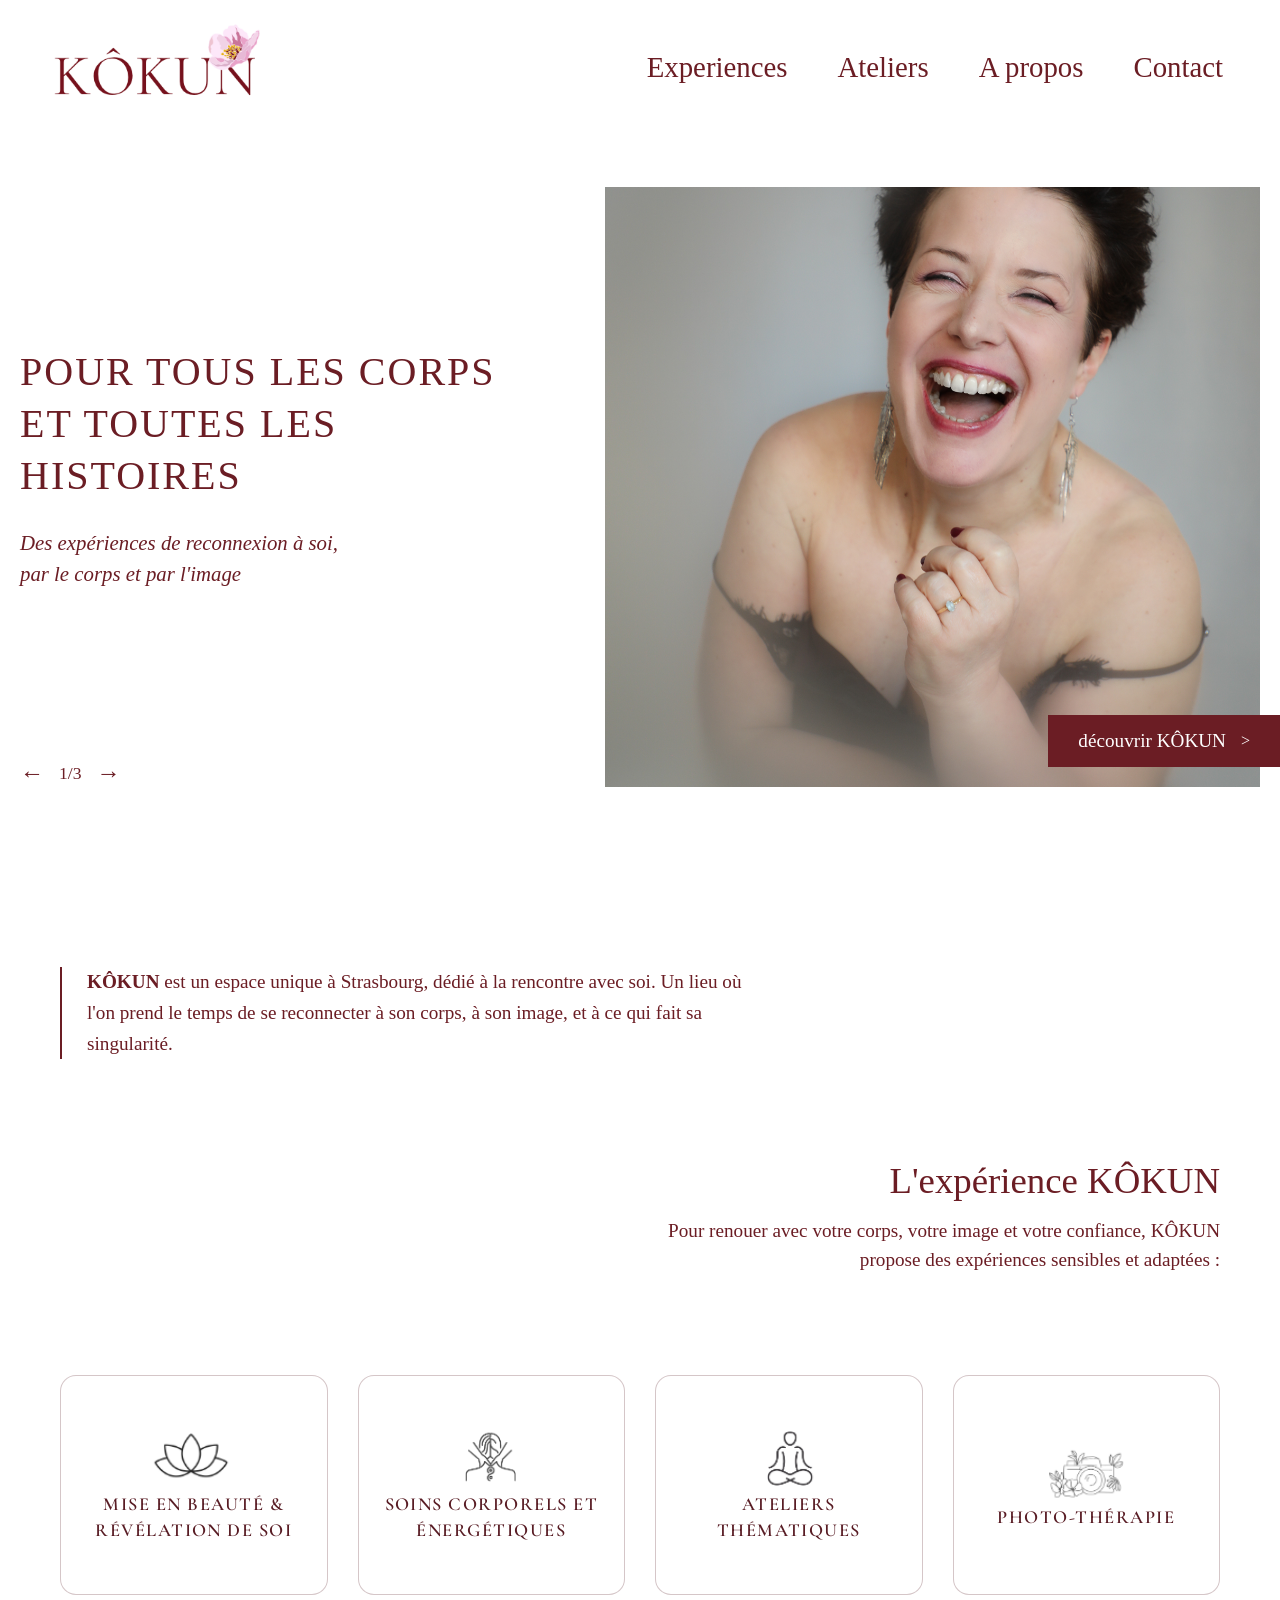
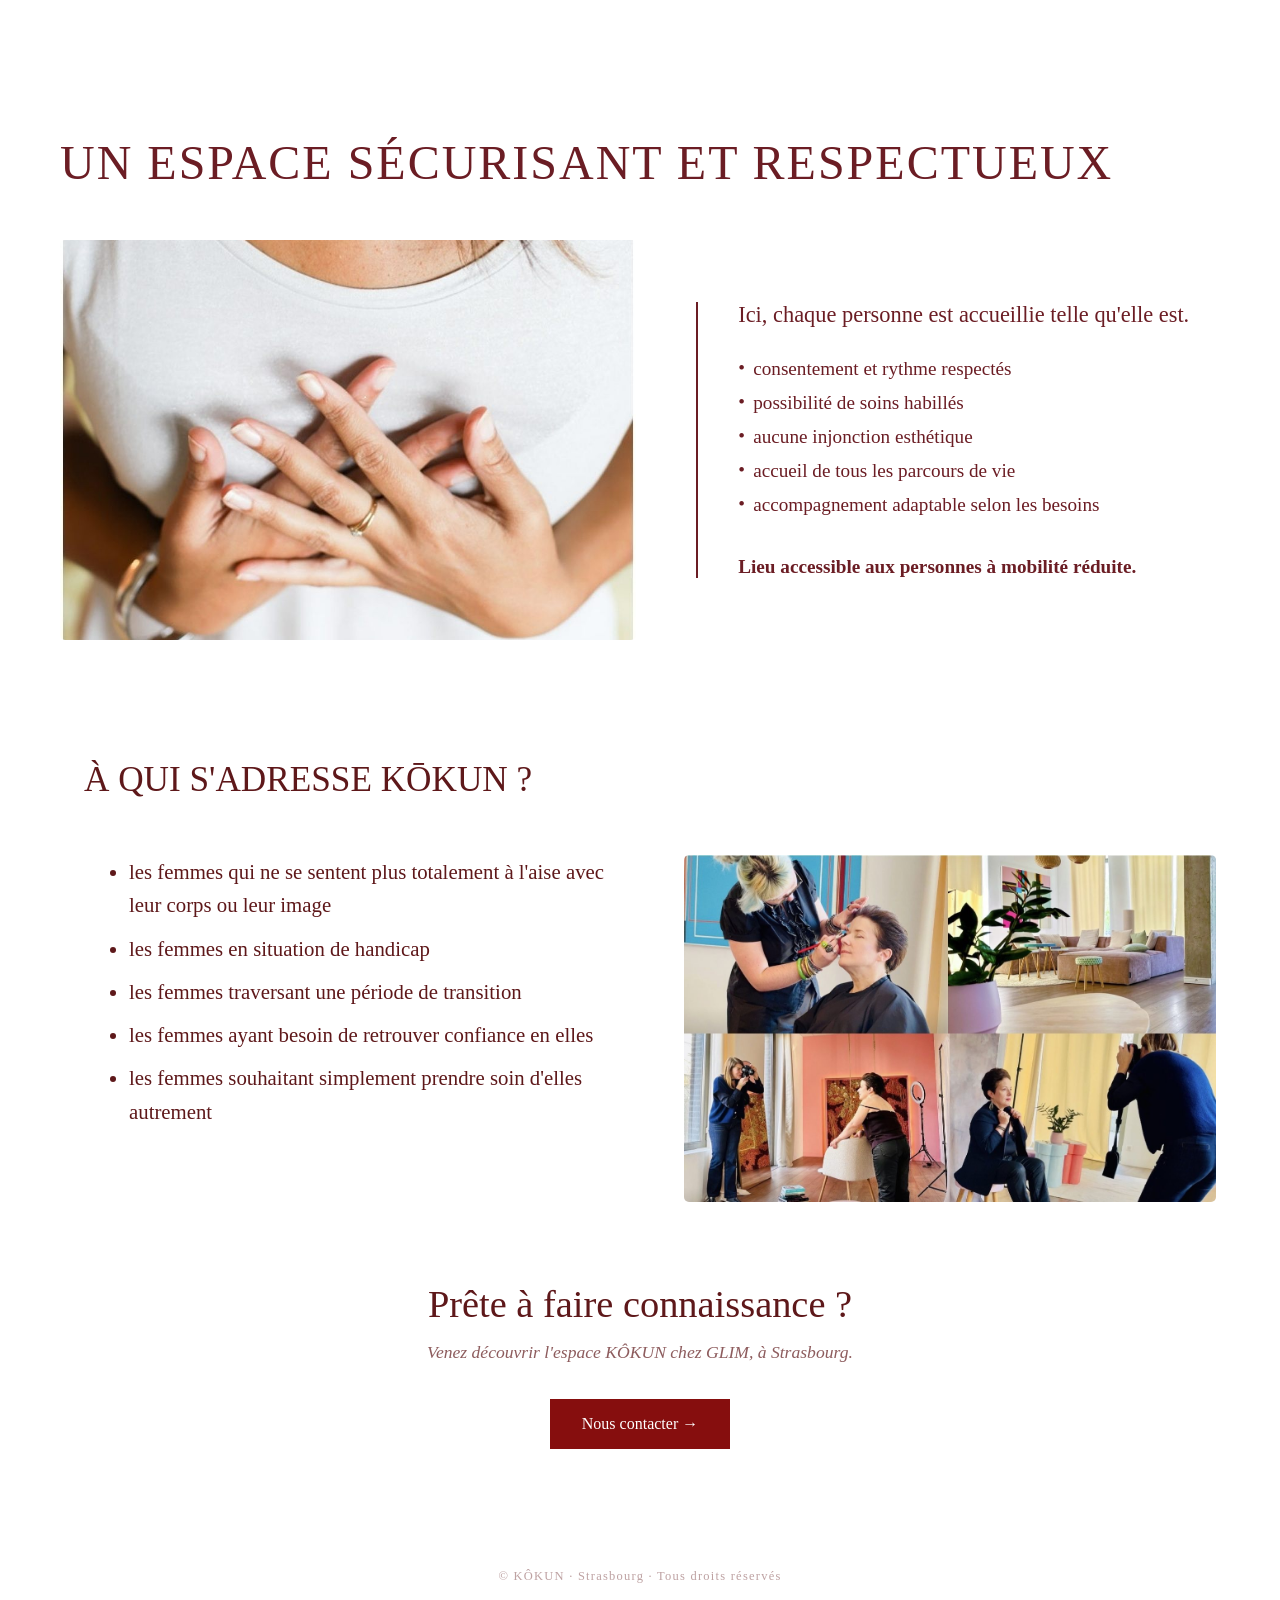
<file: index.html>
<!DOCTYPE html>
<html lang="en">
<head>
    <meta charset="UTF-8">
    <meta name="viewport" content="width=device-width, initial-scale=1.0">
    <title>Kokun</title>
    <link href="https://fonts.googleapis.com/css2?family=Cormorant+Garamond:ital,wght@0,300;0,400;0,600;1,300;1,400&family=Jost:wght@300;400;500&display=swap" rel="stylesheet">
    <link href="css/navbar.css" rel="stylesheet" />
    <link href="css/home.css" rel="stylesheet">
</head>
<body>
    <div>
        <nav class="navbar">
            <a href="index.html">
                <img src="img/image copy.png" alt="" class="logo">
            </a>
            <div class="nav_links">
                <ul>
                    <li><a href="experiences.html">Experiences</a></li>
                    <li><a href="ateliers.html">Ateliers</a></li>
                    <li><a href="equipe.html">A propos</a></li>
                    <li><a href="contact.html">Contact</a></li>
                </ul>
            </div>
            <img src="img/Icônes Menu Burger.png" class="menu-hamburger" alt="menu">
        </nav>
    </div>
<section class="hero-container">
  
  <div class="hero-slider-wrapper">

    <div class="hero-slide active">
      <div class="hero-text-side">
        <h1 class="hero-title">POUR TOUS LES CORPS<br> ET TOUTES LES<br>HISTOIRES</h1>
        <p class="hero-subtitle">Des expériences de reconnexion à soi, par le corps et par l'image</p>
      </div>
      <div class="hero-image-side">
        <img src="img/JOURNEE_REVELATION/Géraldine_1.jpg" alt="Portrait" class="hero-img">
        <a href="#" class="cta-button">découvrir KÔKUN <span class="btn-arrow">&gt;</span></a>
      </div>
    </div>

    <div class="hero-slide">
      <div class="hero-text-side">
        <h1 class="hero-title">UN ESPACE<br>INCLUSIF À<br>STRASBOURG</h1>
        <p class="hero-subtitle">Des expériences sensibles<br>Adapté à votre rythme,<br>vos besoins et votre histoire.</p>
      </div>
      <div class="hero-image-side">
        <img src="img/lieu2/test1.jpg" alt="Espace Kôkun Strasbourg" class="hero-img">
        <a href="experiences.html" class="cta-button">Les Expériences <span class="btn-arrow">&gt;</span></a>
      </div>
    </div>

    <div class="hero-slide">
      <div class="hero-text-side">
        <h1 class="hero-title">POUR SE<br>RECONNECTER<br>A SOI</h1>
        <p class="hero-subtitle">Des accompagnements pour 
ralentir, se rencontrer autrement
 et retrouver sa place.</p>
      </div>
      <div class="hero-image-side">
        <img src="img/ATELIERS/img3.jpg" alt="Autre prestation" class="hero-img">
        <a href="reserver.html" class="cta-button">Prendre rendez-vous<span class="btn-arrow">&gt;</span></a>
      </div>
    </div>

  </div>

  <div class="slider-navigation">
    <span class="arrow arrow-left" id="prevBtn">&larr;</span>
    <span class="slider-counter" id="slideCounter">1/3</span>
    <span class="arrow arrow-right" id="nextBtn">&rarr;</span>
  </div>

</section>
<section class="experience-section">
  
  <div class="intro-quote">
    <p><strong>KÔKUN</strong> est un espace unique à Strasbourg, dédié à la rencontre avec soi. Un lieu où l'on prend le temps de se reconnecter à son corps, à son image, et à ce qui fait sa singularité.</p>
  </div>

  <div class="experience-header">
    <h2>L'expérience KÔKUN</h2>
    <p class="experience-subtitle">Pour renouer avec votre corps, votre image et votre confiance, KÔKUN propose des expériences sensibles et adaptées :</p>
  </div>

  <div class="services-grid">
  <a href="experiences.html" class="service-item" style="text-decoration: none;">
    <img src="img/lotus.png" alt="Mise en beauté" class="service-icon">
    <p>MISE EN BEAUTÉ & RÉVÉLATION DE SOI</p>
  </a>
  
  <a href="experiences.html" class="service-item" style="text-decoration: none;">
    <img src="img/massage.png" alt="Soins corporels" class="service-icon">
    <p>SOINS CORPORELS ET ÉNERGÉTIQUES</p>
  </a>
  
  <a href="experiences.html" class="service-item" style="text-decoration: none;">
    <img src="img/bouhda.png" alt="Ateliers" class="service-icon">
    <p>ATELIERS THÉMATIQUES</p>
  </a>
  
  <a href="experiences.html" class="service-item" style="text-decoration: none;">
    <img src="img/appareil.png" alt="Photo-thérapie" class="service-icon">
    <p>PHOTO-THÉRAPIE</p>
  </a>
</div>
</section>


<section class="safe-section">
  
  <h2 class="safe-main-title">UN ESPACE SÉCURISANT ET RESPECTUEUX</h2>

  <div class="safe-content">
    
    <div class="safe-image-side">
      <img src="img/A PROPOS/2.jpg" alt="Ambiance du salon Kôkun" class="safe-img">
    </div>

    <div class="safe-text-side">
      <p class="safe-intro">Ici, chaque personne est accueillie telle qu'elle est.</p>
      
      <ul class="safe-list">
        <li>consentement et rythme respectés</li>
        <li>possibilité de soins habillés</li>
        <li>aucune injonction esthétique</li>
        <li>accueil de tous les parcours de vie</li>
        <li>accompagnement adaptable selon les besoins</li>
      </ul>

      <p class="safe-footer">Lieu accessible aux personnes à mobilité réduite.</p>
    </div>

  </div>
</section>
<section class="target-section">

    <div class="target-header">
        <div class="target-title">
            <h2>À QUI S'ADRESSE KŌKUN ?</h2>
        </div>

    </div>

    <div class="target-content">
        <div class="target-text">
            <ul>
                <li>les femmes qui ne se sentent plus totalement à l'aise avec leur corps ou leur image</li>
                <li>les femmes en situation de handicap</li>
                <li>les femmes traversant une période de transition</li>
                <li>les femmes ayant besoin de retrouver confiance en elles</li>
                <li>les femmes souhaitant simplement prendre soin d'elles autrement</li>
            </ul>

        </div>
        <div class="target-image">
          <img src="img/A PROPOS/6.jpg" alt="">
      </div>

    </div>
    <div class="cta-banner">
      <h2>Prête à faire connaissance ?</h2>
      <p>Venez découvrir l'espace KÔKUN chez GLIM, à Strasbourg.</p>
      <div class="cta-btns">
        <a href="contact.html" class="btn-primary">Nous contacter &rarr;</a>
      </div>
    </div>
    
    <footer>© KÔKUN · Strasbourg · Tous droits réservés</footer>

</section>


    <script>
    document.addEventListener("DOMContentLoaded", () => {
      const slides = document.querySelectorAll(".hero-slide");
      const counter = document.getElementById("slideCounter");
      const prevBtn = document.getElementById("prevBtn");
      const nextBtn = document.getElementById("nextBtn");
      
      let currentSlide = 0;
      const totalSlides = slides.length;
      let timer = null;

      function showSlide(index) {
        slides[currentSlide].classList.remove("active");
        
        if (index >= totalSlides) {
          currentSlide = 0;
        } else if (index < 0) {
          currentSlide = totalSlides - 1;
        } else {
          currentSlide = index;
        }
        
        slides[currentSlide].classList.add("active");
        counter.textContent = `${currentSlide + 1}/${totalSlides}`;
      }

      function nextSlide() { showSlide(currentSlide + 1); }
      function prevSlide() { showSlide(currentSlide - 1); }

      function startAutoPlay() {
        stopAutoPlay();
        timer = setInterval(nextSlide, 6000);
      }

      function stopAutoPlay() {
        if (timer) clearInterval(timer);
      }

      nextBtn.addEventListener("click", () => { nextSlide(); startAutoPlay(); });
      prevBtn.addEventListener("click", () => { prevSlide(); startAutoPlay(); });

      // // Optionnel : pause quand la souris est dessus
      // const container = document.querySelector(".hero-container");
      // container.addEventListener("mouseenter", stopAutoPlay);
      // container.addEventListener("mouseleave", startAutoPlay);

      startAutoPlay();

      const menuHamburger= document.querySelector(".menu-hamburger");
      const navLinks = document.querySelector(".nav_links");

      menuHamburger.addEventListener("click", () => {
        navLinks.classList.toggle("mobile-menu");
      });
    });
    </script>
</body>
</html>
</file>
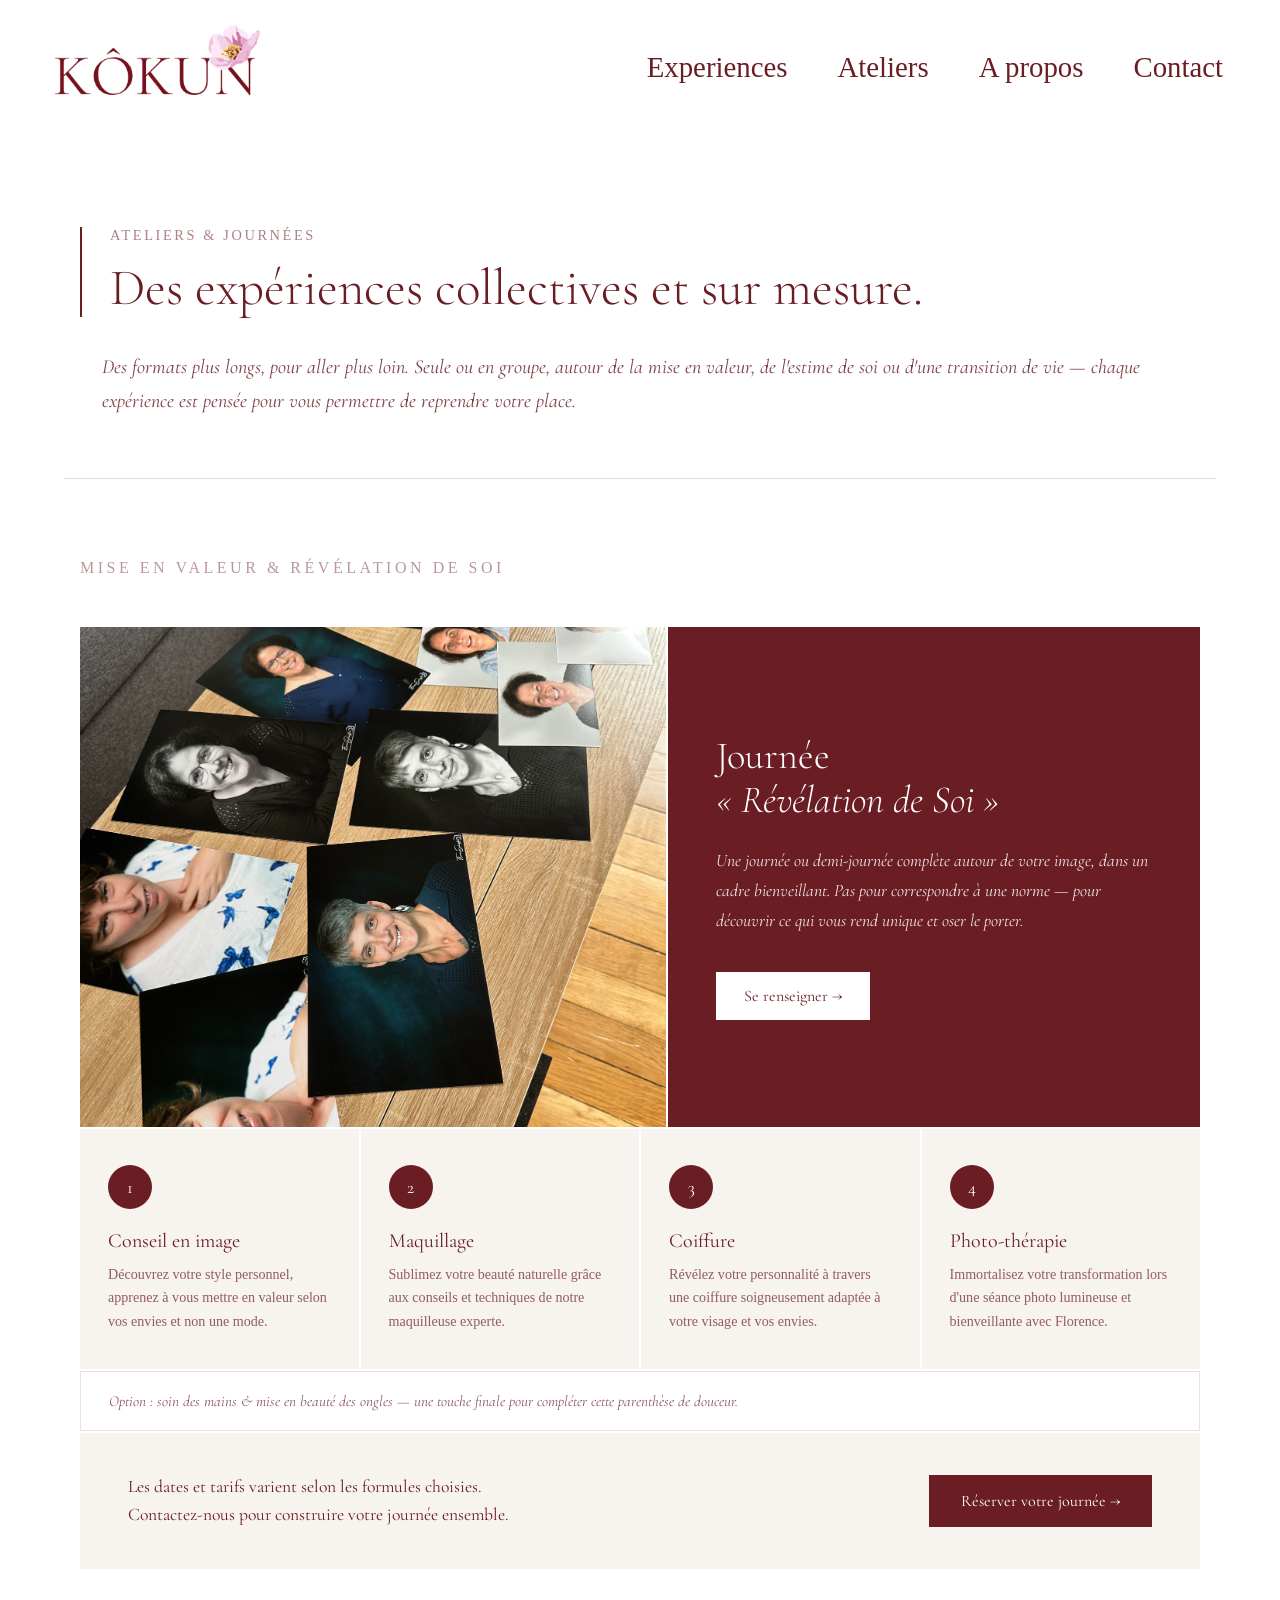
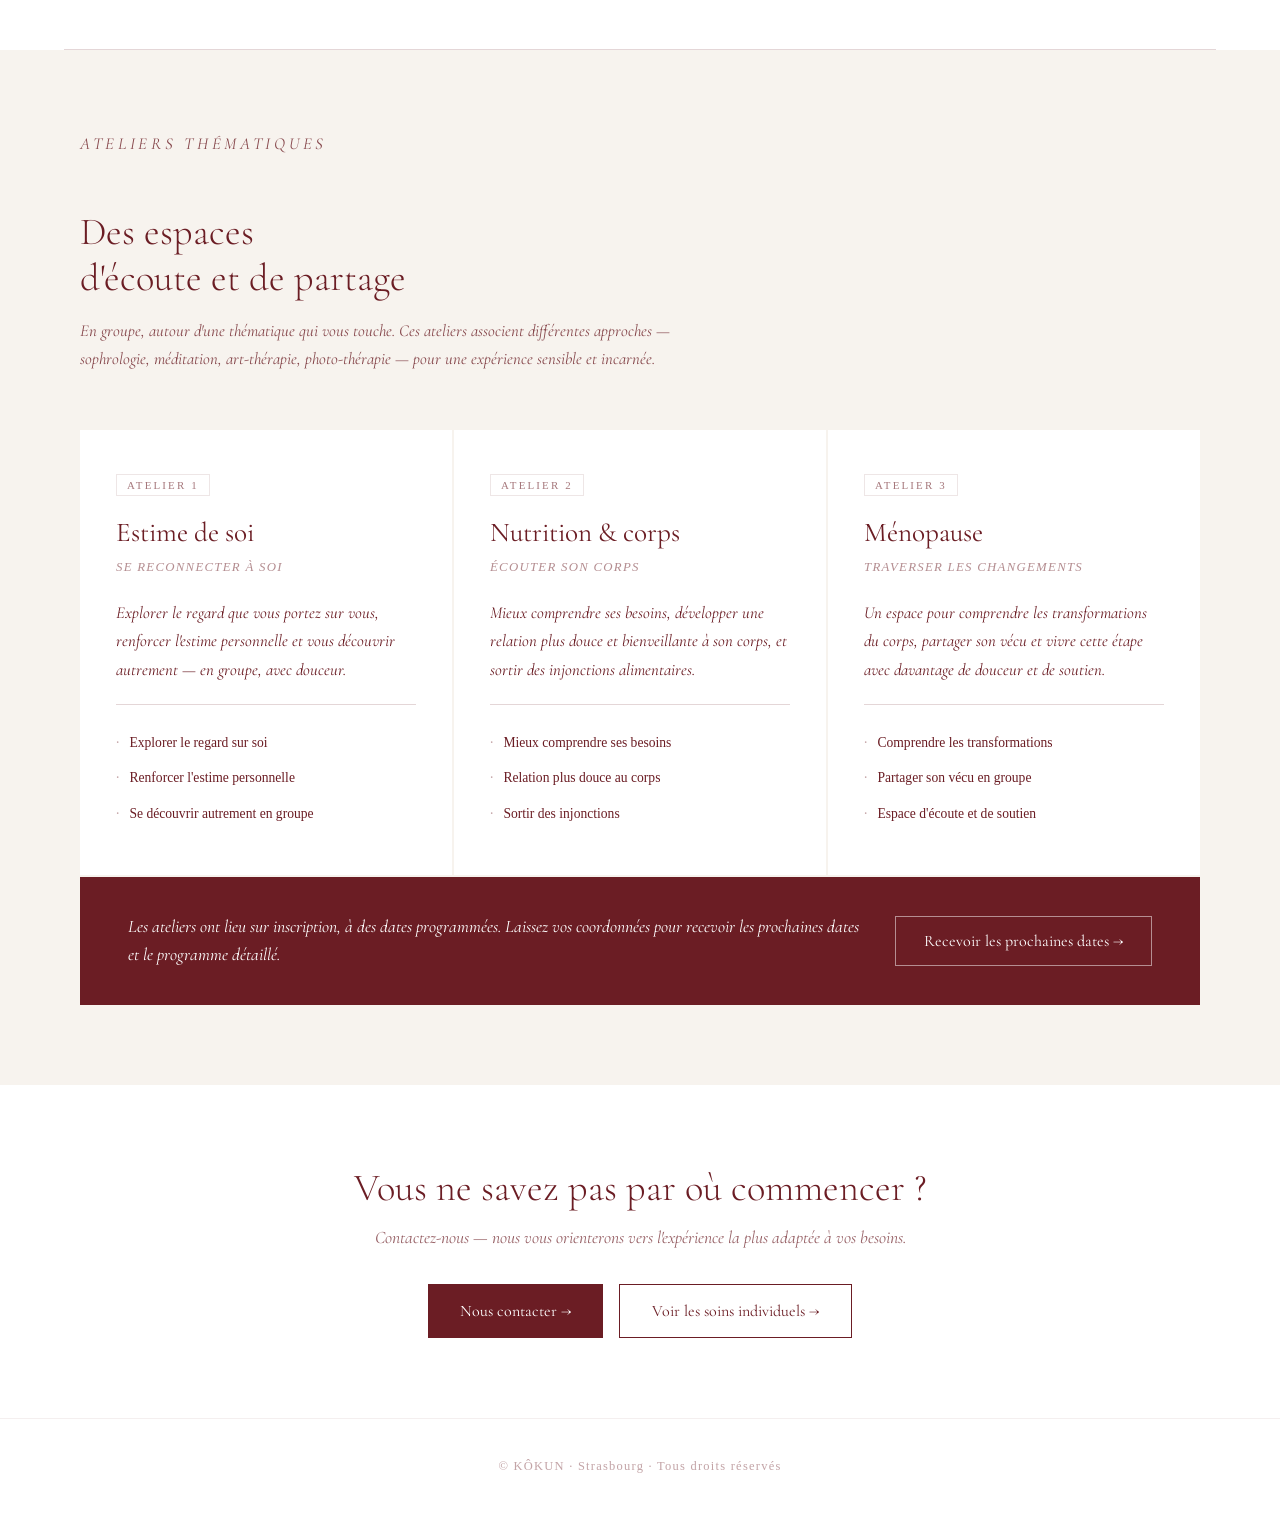
<file: ateliers.html>
<!DOCTYPE html>
<html lang="fr">
<head>
  <meta charset="UTF-8">
  <meta name="viewport" content="width=device-width, initial-scale=1.0">
  <title>Ateliers & Journées – KÔKUN</title>
  <link href="https://fonts.googleapis.com/css2?family=Cormorant+Garamond:ital,wght@0,300;0,400;0,600;1,300;1,400&family=Jost:wght@300;400;500&display=swap" rel="stylesheet">
  <link rel="stylesheet" href="css/ateliers.css">
  <link rel="stylesheet" href="css/navbar.css">
</head>
<body>

<nav class="navbar">
    <a href="index.html">
        <img src="img/image copy.png" alt="" class="logo">
        </a>
          <div class="nav_links">
            <ul>
              <li><a href="experiences.html">Experiences</a></li>
              <li><a href="ateliers.html">Ateliers</a></li>
              <li><a href="equipe.html">A propos</a></li>
              <li><a href="contact.html">Contact</a></li>
              </ul>
        </div>
      <img src="img/Icônes Menu Burger.png" class="menu-hamburger" alt="menu">
</nav>

<!-- EN-TÊTE -->
<header class="page-header">
  <div class="page-header-left">
    <p class="page-eyebrow", style="font-size: 0.90rem;">Ateliers & journées</p>
    <h1 class="page-title">Des expériences collectives et sur mesure.</em></h1>
  </div>
  <div class="page-header-right">
    <p>Des formats plus longs, pour aller plus loin. Seule ou en groupe, autour de la mise en valeur, de l'estime de soi ou d'une transition de vie — chaque expérience est pensée pour vous permettre de reprendre votre place.</p>
  </div>
</header>

<div class="divider"></div>

<!-- JOURNÉES RÉVÉLATION DE SOI -->
<section class="journees-section">
  <p class="section-label", style="font-size: 1rem;">Mise en valeur & révélation de soi</p>

  <div class="journees-hero">
    <img src="img/PHOTO-THÉRAPIE/PTH_3.JPG" alt="Journée Révélation de Soi" class="journees-img">
    <div class="journees-intro">
      <h2>Journée<br><em>« Révélation de Soi »</em></h2>
      <p>Une journée ou demi-journée complète autour de votre image, dans un cadre bienveillant. Pas pour correspondre à une norme — pour découvrir ce qui vous rend unique et oser le porter.</p>
      <a href="contact.html" class="btn-light">Se renseigner &rarr;</a>
    </div>
  </div>

  <div class="journees-steps">
    <div class="journee-step">
      <div class="step-icon">1</div>
      <h3>Conseil en image</h3>
      <p>Découvrez votre style personnel, apprenez à vous mettre en valeur selon vos envies et non une mode.</p>
    </div>
    <div class="journee-step">
      <div class="step-icon">2</div>
      <h3>Maquillage</h3>
      <p>Sublimez votre beauté naturelle grâce aux conseils et techniques de notre maquilleuse experte.</p>
    </div>
    <div class="journee-step">
      <div class="step-icon">3</div>
      <h3>Coiffure</h3>
      <p>Révélez votre personnalité à travers une coiffure soigneusement adaptée à votre visage et vos envies.</p>
    </div>
    <div class="journee-step">
      <div class="step-icon">4</div>
      <h3>Photo-thérapie</h3>
      <p>Immortalisez votre transformation lors d'une séance photo lumineuse et bienveillante avec Florence.</p>
    </div>
    <p class="journees-option">Option : soin des mains & mise en beauté des ongles — une touche finale pour compléter cette parenthèse de douceur.</p>
  </div>

  <div class="journees-contact">
    <p>Les dates et tarifs varient selon les formules choisies.<br>Contactez-nous pour construire votre journée ensemble.</p>
    <a href="contact.html" class="btn-primary">Réserver votre journée &rarr;</a>
  </div>
</section>

<div class="divider"></div>

<!-- ATELIERS THÉMATIQUES -->
<div class="ateliers-section">
  <div class="ateliers-inner">

    <div class="ateliers-intro">
      <p class="section-label">Ateliers thématiques</p>
      <h2>Des espaces<br>d'écoute et de partage</h2>
      <p>En groupe, autour d'une thématique qui vous touche. Ces ateliers associent différentes approches — sophrologie, méditation, art-thérapie, photo-thérapie — pour une expérience sensible et incarnée.</p>
    </div>

    <div class="ateliers-grid">

      <div class="atelier-card">
        <span class="atelier-tag">Atelier 1</span>
        <h3>Estime de soi</h3>
        <p class="sous-titre">Se reconnecter à soi</p>
        <p>Explorer le regard que vous portez sur vous, renforcer l'estime personnelle et vous découvrir autrement — en groupe, avec douceur.</p>
        <ul class="atelier-points">
          <li>Explorer le regard sur soi</li>
          <li>Renforcer l'estime personnelle</li>
          <li>Se découvrir autrement en groupe</li>
        </ul>
      </div>

      <div class="atelier-card">
        <span class="atelier-tag">Atelier 2</span>
        <h3>Nutrition & corps</h3>
        <p class="sous-titre">Écouter son corps</p>
        <p>Mieux comprendre ses besoins, développer une relation plus douce et bienveillante à son corps, et sortir des injonctions alimentaires.</p>
        <ul class="atelier-points">
          <li>Mieux comprendre ses besoins</li>
          <li>Relation plus douce au corps</li>
          <li>Sortir des injonctions</li>
        </ul>
      </div>

      <div class="atelier-card">
        <span class="atelier-tag">Atelier 3</span>
        <h3>Ménopause</h3>
        <p class="sous-titre">Traverser les changements</p>
        <p>Un espace pour comprendre les transformations du corps, partager son vécu et vivre cette étape avec davantage de douceur et de soutien.</p>
        <ul class="atelier-points">
          <li>Comprendre les transformations</li>
          <li>Partager son vécu en groupe</li>
          <li>Espace d'écoute et de soutien</li>
        </ul>
      </div>

    </div>

    <div class="ateliers-dates">
      <p>Les ateliers ont lieu sur inscription, à des dates programmées. Laissez vos coordonnées pour recevoir les prochaines dates et le programme détaillé.</p>
      <a href="contact.html" class="btn-light-outline">Recevoir les prochaines dates &rarr;</a>
    </div>

  </div>
</div>

<!-- CTA FINAL -->
<div class="cta-banner">
  <h2>Vous ne savez pas par où commencer ?</h2>
  <p>Contactez-nous — nous vous orienterons vers l'expérience la plus adaptée à vos besoins.</p>
  <div class="cta-btns">
    <a href="contact.html" class="btn-primary">Nous contacter &rarr;</a>
    <a href="experiences.html" class="btn-secondary">Voir les soins individuels &rarr;</a>
  </div>
</div>

<footer>
  © KÔKUN · Strasbourg · Tous droits réservés
</footer>
<script>
  document.addEventListener("DOMContentLoaded", () => {
    const menuHamburger= document.querySelector(".menu-hamburger");
      const navLinks = document.querySelector(".nav_links");

      menuHamburger.addEventListener("click", () => {
        navLinks.classList.toggle("mobile-menu");
      });
    });
</script>
</body>
</html>
</file>
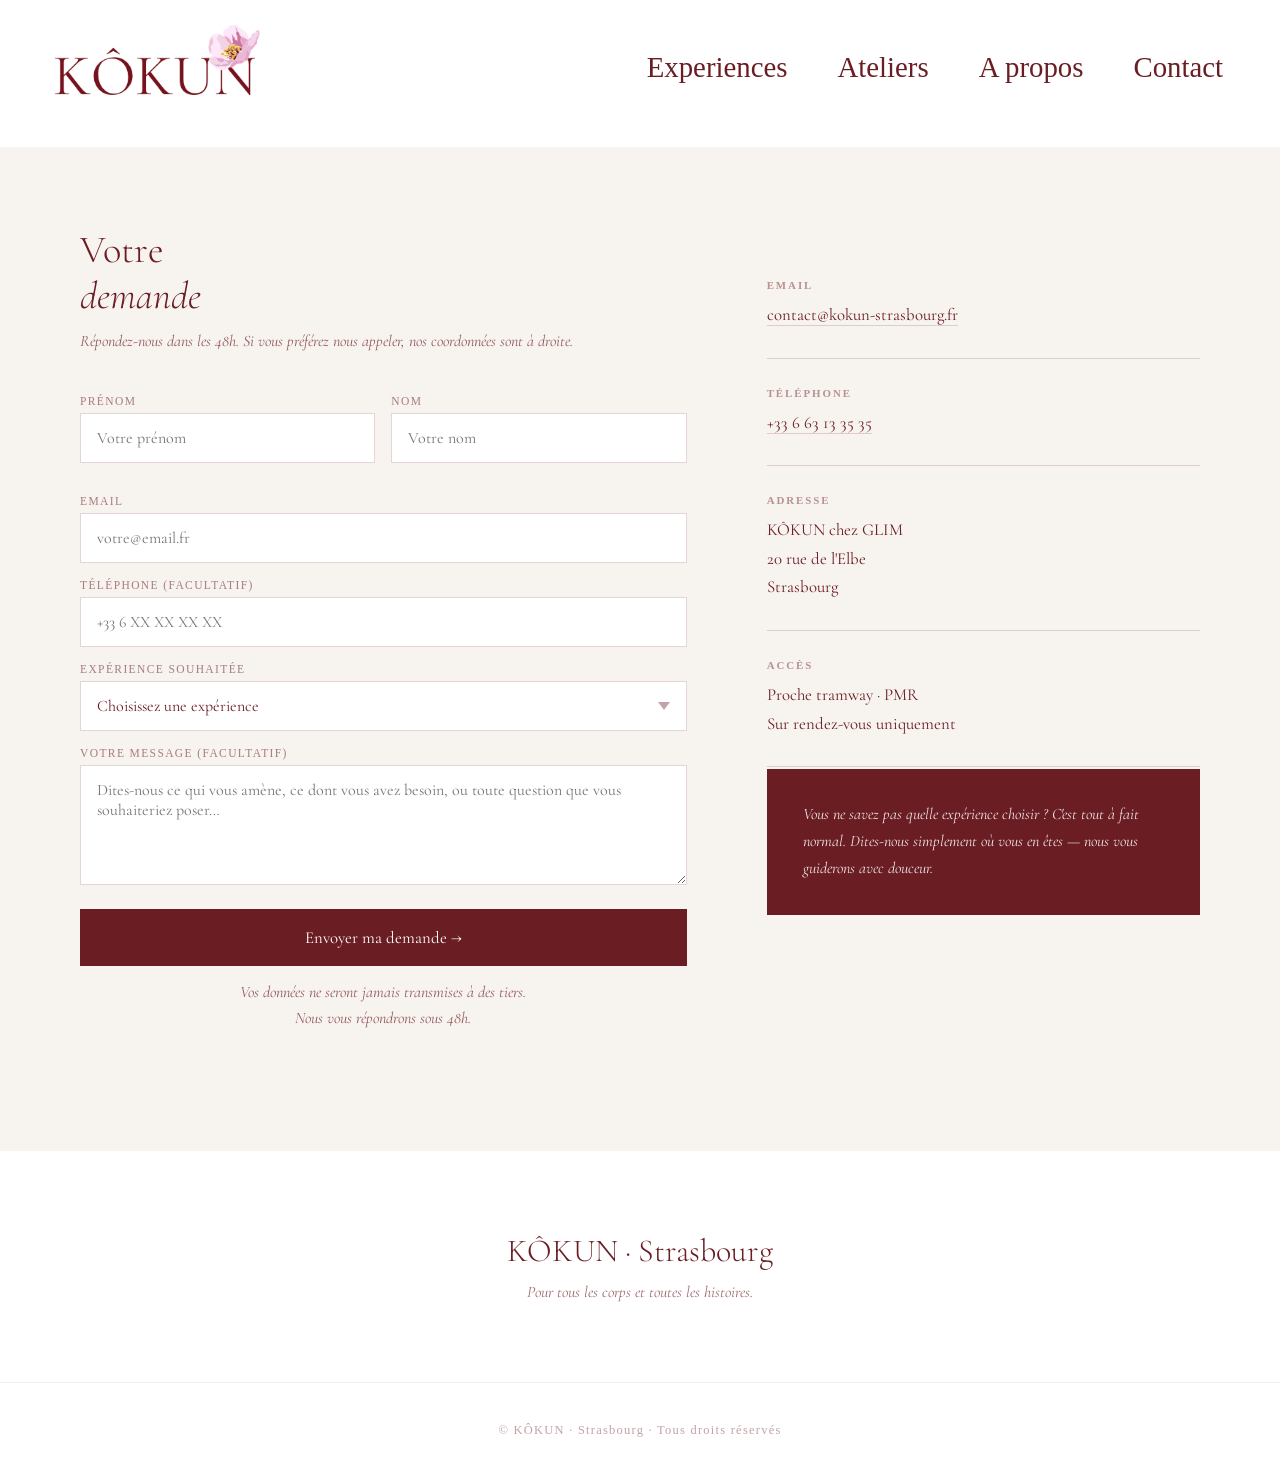
<file: contact.html>
<!DOCTYPE html>
<html lang="fr">
<head>
  <meta charset="UTF-8">
  <meta name="viewport" content="width=device-width, initial-scale=1.0">
  <title>Contact & Réservation – KÔKUN</title>
  <link href="https://fonts.googleapis.com/css2?family=Cormorant+Garamond:ital,wght@0,300;0,400;0,600;1,300;1,400&family=Jost:wght@300;400;500&display=swap" rel="stylesheet">
  <link rel="stylesheet" href="css/contact.css">
  <link rel="stylesheet" href="css/navbar.css">
</head>
<body>

<nav class="navbar">
    <a href="index.html">
        <img src="img/image copy.png" alt="" class="logo">
        </a>
          <div class="nav_links">
            <ul>
              <li><a href="experiences.html">Experiences</a></li>
              <li><a href="ateliers.html">Ateliers</a></li>
              <li><a href="equipe.html">A propos</a></li>
              <li><a href="contact.html">Contact</a></li>
              </ul>
        </div>
      <img src="img/Icônes Menu Burger.png" class="menu-hamburger" alt="menu">
</nav>




<!-- FORMULAIRE -->
<div class="form-section">
  <div class="form-inner">

    <div class="form-left">
      <h2>Votre<br><em>demande</em></h2>
      <p>Répondez-nous dans les 48h. Si vous préférez nous appeler, nos coordonnées sont à droite.</p>

      <div class="form-row">
        <div class="form-group">
          <label for="prenom">Prénom</label>
          <input type="text" id="prenom" name="prenom" placeholder="Votre prénom" autocomplete="given-name">
        </div>
        <div class="form-group">
          <label for="nom">Nom</label>
          <input type="text" id="nom" name="nom" placeholder="Votre nom" autocomplete="family-name">
        </div>
      </div>

      <div class="form-group">
        <label for="email">Email</label>
        <input type="email" id="email" name="email" placeholder="votre@email.fr" autocomplete="email">
      </div>

      <div class="form-group">
        <label for="telephone">Téléphone (facultatif)</label>
        <input type="tel" id="telephone" name="telephone" placeholder="+33 6 XX XX XX XX" autocomplete="tel">
      </div>

      <div class="form-group">
        <label for="experience">Expérience souhaitée</label>
        <select id="experience" name="experience">
          <option value="">Choisissez une expérience</option>
          <option value="shiatsu">Soin – Shiatsu (80 €)</option>
          <option value="kobido">Soin – Kobido (80 €)</option>
          <option value="reflexologie">Soin – Réflexologie (80 €)</option>
          <option value="parcours">Parcours Nouveau Regard (220 €)</option>
          <option value="photo">Photo-thérapie (180 €)</option>
          <option value="journee">Journée Révélation de Soi</option>
          <option value="atelier-estime">Atelier Estime de soi</option>
          <option value="atelier-nutrition">Atelier Nutrition & corps</option>
          <option value="atelier-menopause">Atelier Ménopause</option>
          <option value="nesaispas">Je ne sais pas encore</option>
        </select>
      </div>

      <div class="form-group">
        <label for="message">Votre message (facultatif)</label>
        <textarea id="message" name="message" placeholder="Dites-nous ce qui vous amène, ce dont vous avez besoin, ou toute question que vous souhaiteriez poser…"></textarea>
      </div>

      <button type="submit" class="form-submit">Envoyer ma demande &rarr;</button>
      <p class="form-note">Vos données ne seront jamais transmises à des tiers.<br>Nous vous répondrons sous 48h.</p>
    </div>

    <div class="form-right">
      <div class="contact-block">
        <h3>Email</h3>
        <a href="mailto:contact@kokun-strasbourg.fr">contact@kokun-strasbourg.fr</a>
      </div>
      <div class="contact-block">
        <h3>Téléphone</h3>
        <a href="tel:+33663133535">+33 6 63 13 35 35</a>
      </div>
      <div class="contact-block">
        <h3>Adresse</h3>
        <p>KÔKUN chez GLIM<br>20 rue de l'Elbe<br>Strasbourg</p>
      </div>
      <div class="contact-block">
        <h3>Accès</h3>
        <p>Proche tramway · PMR<br>Sur rendez-vous uniquement</p>
      </div>
      <div class="reassurance">
        <p>Vous ne savez pas quelle expérience choisir ? C'est tout à fait normal. Dites-nous simplement où vous en êtes — nous vous guiderons avec douceur.</p>
      </div>
    </div>

  </div>
</div>

<div class="final-section">
  <h2>KÔKUN · Strasbourg</h2>
  <p>Pour tous les corps et toutes les histoires.</p>
</div>

<footer>© KÔKUN · Strasbourg · Tous droits réservés</footer>

<script>
  // Gestion des cartes de choix
  const cards = document.querySelectorAll('.choice-card');
  cards.forEach(card => {
    card.addEventListener('click', () => {
      cards.forEach(c => c.classList.remove('selected'));
      card.classList.add('selected');
      // Sync avec le select du formulaire
      const val = card.querySelector('input').value;
      const select = document.getElementById('experience');
      const mapping = {
        soin: 'nesaispas',
        parcours: 'parcours',
        photo: 'photo',
        atelier: 'journee'
      };
      if (mapping[val]) select.value = mapping[val];
    });
  });
</script>
<script>
  document.addEventListener("DOMContentLoaded", () => {
    const menuHamburger= document.querySelector(".menu-hamburger");
      const navLinks = document.querySelector(".nav_links");

      menuHamburger.addEventListener("click", () => {
        navLinks.classList.toggle("mobile-menu");
      });
    });
</script>
</body>
</html>
</file>
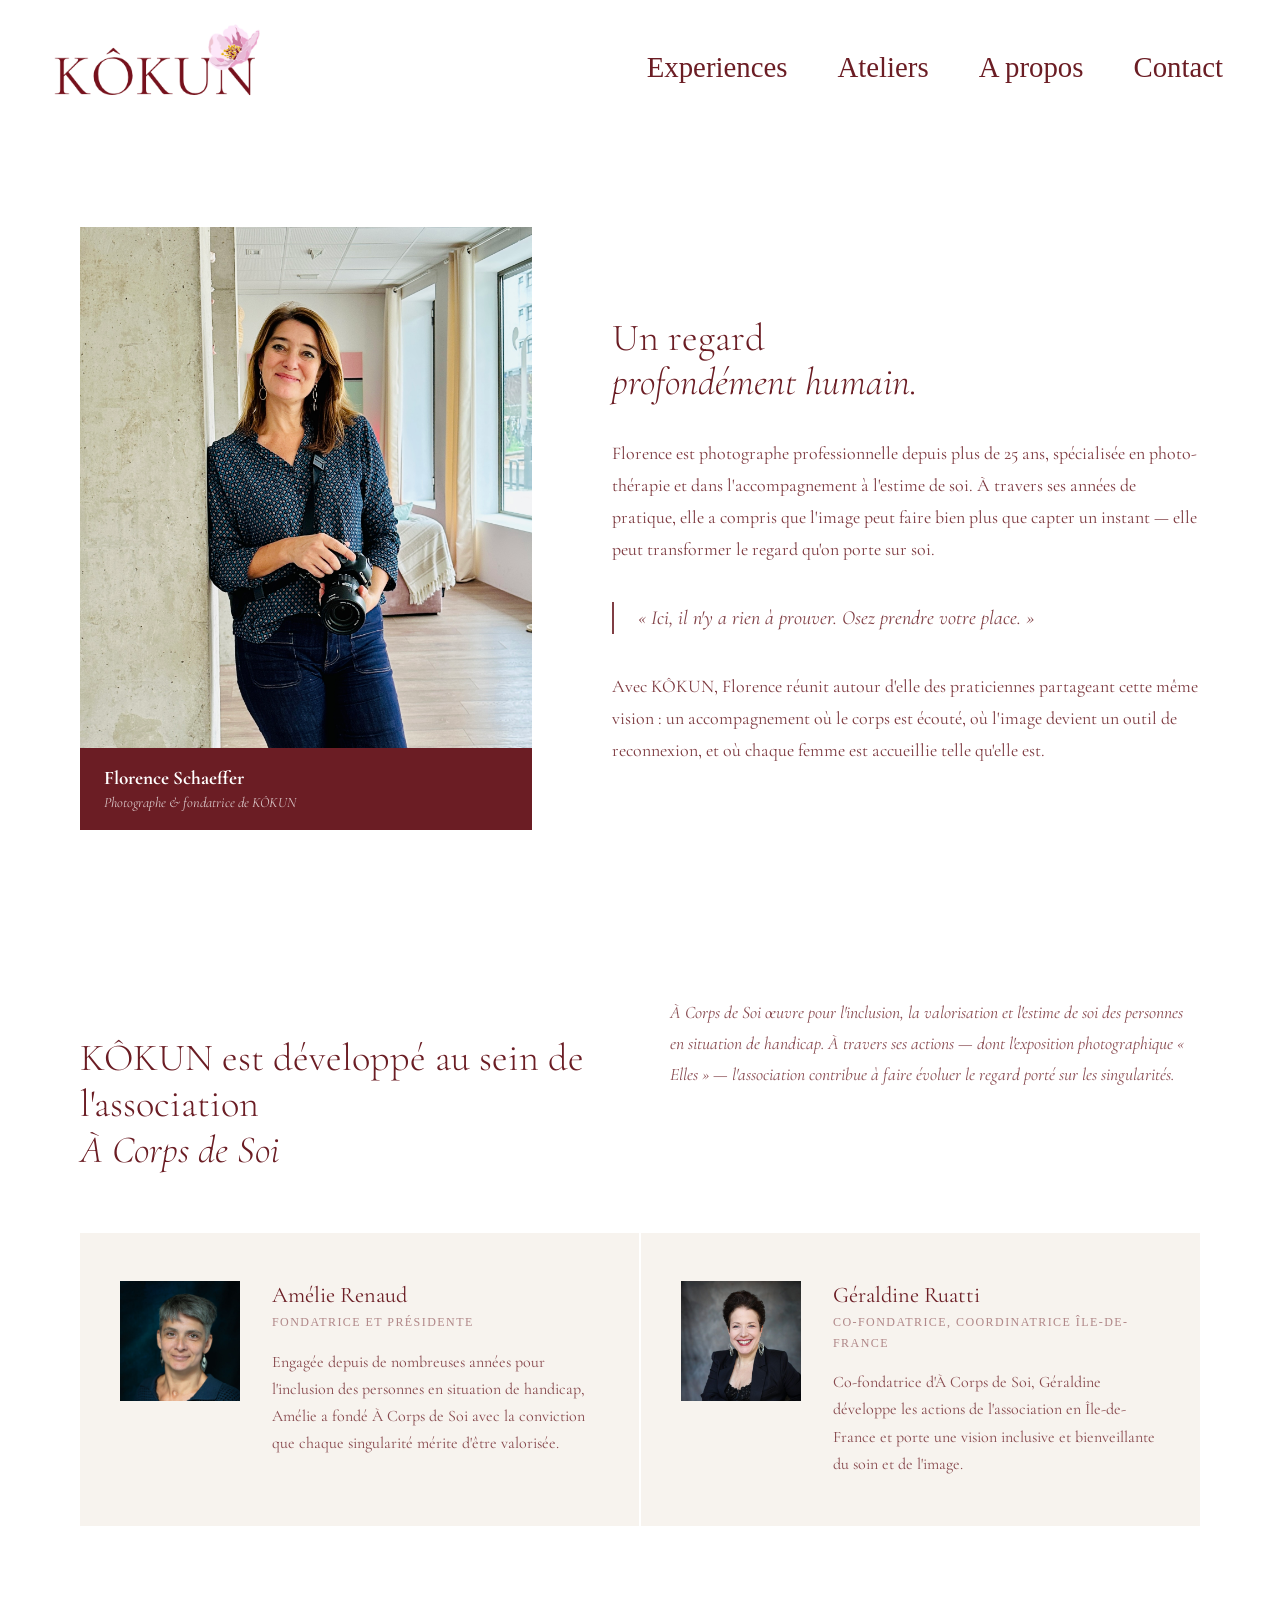
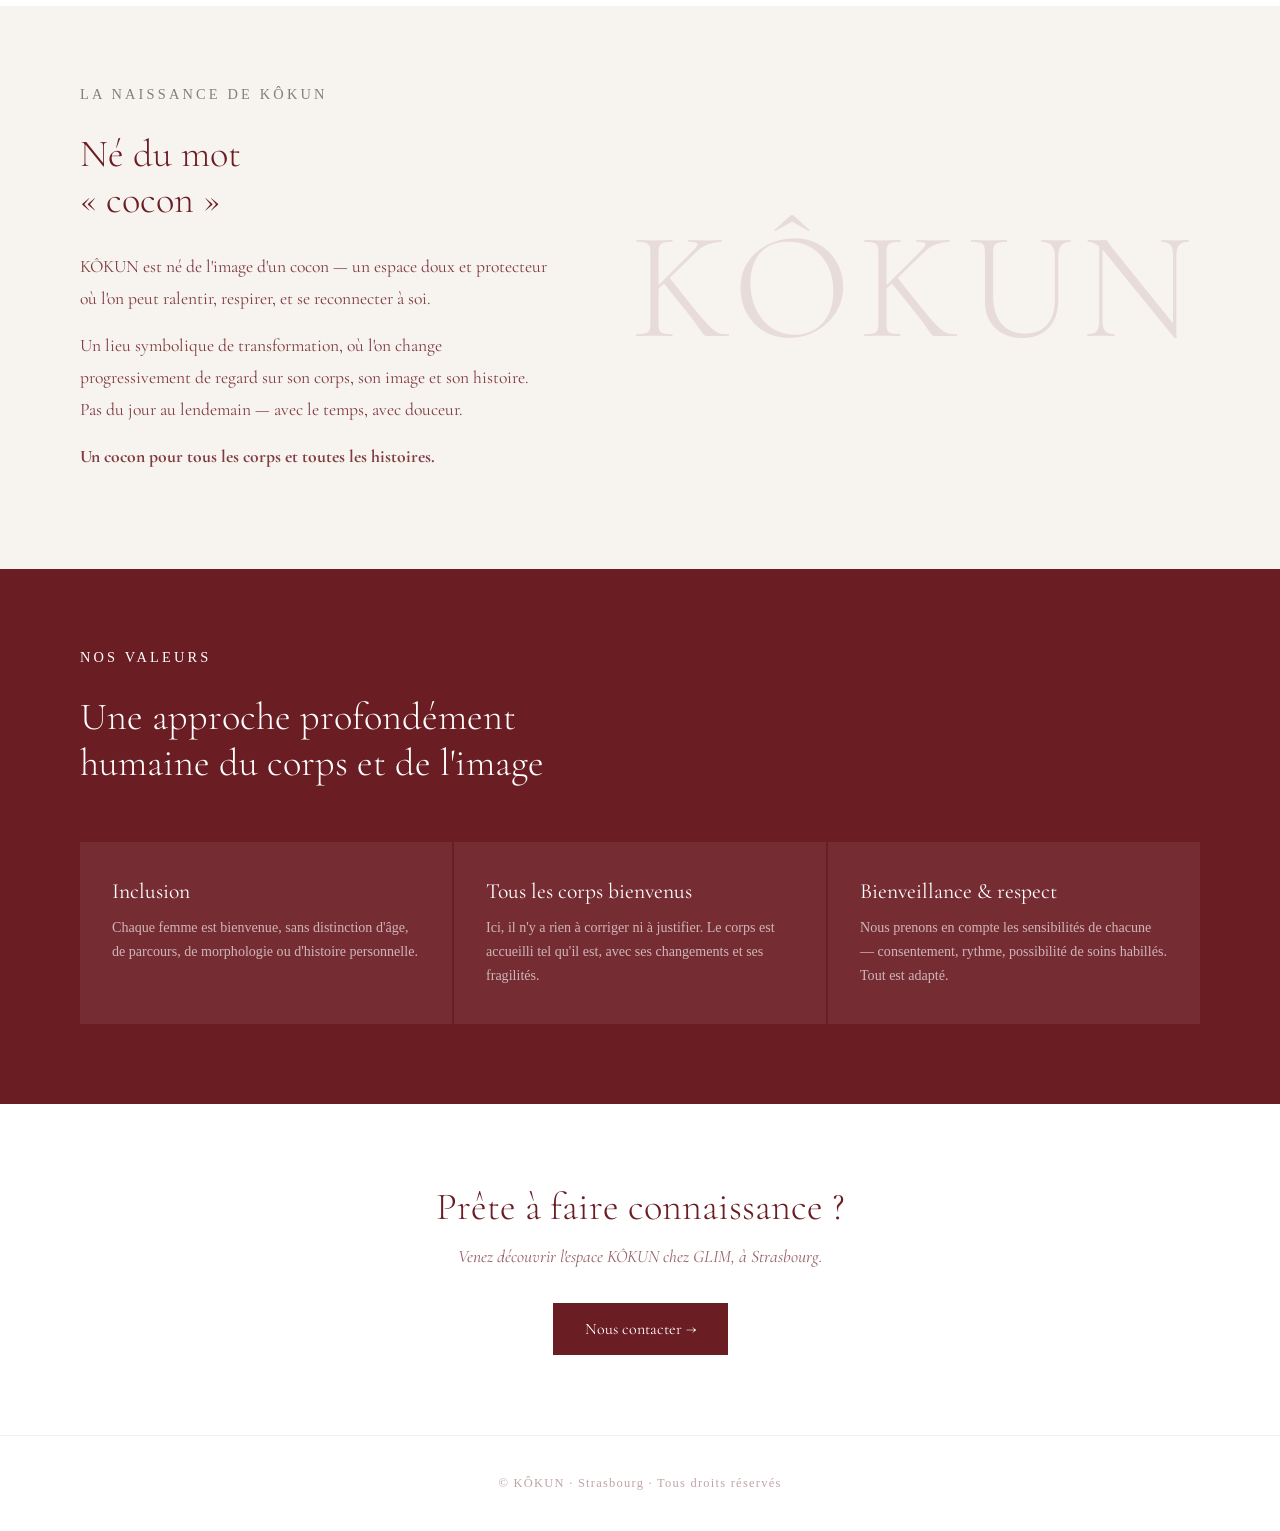
<file: equipe.html>
<!DOCTYPE html>
<html lang="fr">
<head>
  <meta charset="UTF-8">
  <meta name="viewport" content="width=device-width, initial-scale=1.0">
  <title>À propos – KÔKUN</title>
  <link href="https://fonts.googleapis.com/css2?family=Cormorant+Garamond:ital,wght@0,300;0,400;0,600;1,300;1,400&family=Jost:wght@300;400;500&display=swap" rel="stylesheet">
  <link rel="stylesheet" href="css/equipe.css">
  <link rel="stylesheet" href="css/navbar.css">
</head>
<body>

<nav class="navbar">
    <a href="index.html">
        <img src="img/image copy.png" alt="" class="logo">
        </a>
          <div class="nav_links">
            <ul>
              <li><a href="experiences.html">Experiences</a></li>
              <li><a href="ateliers.html">Ateliers</a></li>
              <li><a href="equipe.html">A propos</a></li>
              <li><a href="contact.html">Contact</a></li>
              </ul>
        </div>
      <img src="img/Icônes Menu Burger.png" class="menu-hamburger" alt="menu">
</nav>

<div class="divider"></div>

<!-- FLORENCE -->
<section class="florence-section">
  <div class="florence-img-wrap">
    <img src="img/A PROPOS/FLORENCE_SCHAEFFER_1.jpg" alt="Florence Schaeffer, fondatrice de KÔKUN" class="florence-img">
    <div class="florence-img-label">
      <strong>Florence Schaeffer</strong>
      <span>Photographe & fondatrice de KÔKUN</span>
    </div>
  </div>

  <div class="florence-text">
    <span class="section-label">Le projet</span>
    <h2>Un regard<br><em>profondément humain.</em></h2>
    <p>Florence est photographe professionnelle depuis plus de 25 ans, spécialisée en photo-thérapie et dans l'accompagnement à l'estime de soi. À travers ses années de pratique, elle a compris que l'image peut faire bien plus que capter un instant — elle peut transformer le regard qu'on porte sur soi.</p>
    <blockquote>« Ici, il n'y a rien à prouver. Osez prendre votre place. »</blockquote>
    <p>Avec KÔKUN, Florence réunit autour d'elle des praticiennes partageant cette même vision : un accompagnement où le corps est écouté, où l'image devient un outil de reconnexion, et où chaque femme est accueillie telle qu'elle est.</p>
  </div>
</section>

<div class="divider"></div>

<!-- ASSO -->
<section class="asso-section">
  <div class="asso-header">
    <div>
      <span class="section-label">Engagement solidaire</span>
      <h2>KÔKUN est développé au sein de l'association<br><em>À Corps de Soi</em></h2>
    </div>
    <p>À Corps de Soi œuvre pour l'inclusion, la valorisation et l'estime de soi des personnes en situation de handicap. À travers ses actions — dont l'exposition photographique « Elles » — l'association contribue à faire évoluer le regard porté sur les singularités.</p>
  </div>

  <div class="asso-team">
    <div class="asso-person">
      <img src="img/A PROPOS/AMELIE_RENAUD.jpg" alt="Amélie Renaud" class="asso-person-img">
      <div class="asso-person-info">
        <h3>Amélie Renaud</h3>
        <p class="role">Fondatrice et présidente</p>
        <p>Engagée depuis de nombreuses années pour l'inclusion des personnes en situation de handicap, Amélie a fondé À Corps de Soi avec la conviction que chaque singularité mérite d'être valorisée.</p>
      </div>
    </div>
    <div class="asso-person">
      <img src="img/A PROPOS/image.jpg" alt="Géraldine Ruatti" class="asso-person-img">
      <div class="asso-person-info">
        <h3>Géraldine Ruatti</h3>
        <p class="role">Co-fondatrice, Coordinatrice Île-de-France</p>
        <p>Co-fondatrice d'À Corps de Soi, Géraldine développe les actions de l'association en Île-de-France et porte une vision inclusive et bienveillante du soin et de l'image.</p>
      </div>
    </div>
  </div>
</section>
<!-- GENÈSE DU NOM -->
<div class="genese-section">
  <div class="genese-inner">
    <div class="genese-text">
      <span class="section-label", style="color: grey;">La naissance de KÔKUN</span>
      <h2>Né du mot<br>« cocon »</h2>
      <p>KÔKUN est né de l'image d'un cocon — un espace doux et protecteur où l'on peut ralentir, respirer, et se reconnecter à soi.</p>
      <p>Un lieu symbolique de transformation, où l'on change progressivement de regard sur son corps, son image et son histoire. Pas du jour au lendemain — avec le temps, avec douceur.</p>
      <p><strong>Un cocon pour tous les corps et toutes les histoires.</strong></p>
    </div>
    <div class="genese-word">KÔKUN</div>
  </div>
</div>

<div class="divider"></div>


<!-- VALEURS -->
<div class="valeurs-section">
  <div class="valeurs-inner">
    <span class="section-label", style="color: white;">Nos valeurs</span>
    <h2>Une approche profondément humaine du corps et de l'image</h2>
    <div class="valeurs-grid">
      <div class="valeur-item">
        <h3>Inclusion</h3>
        <p>Chaque femme est bienvenue, sans distinction d'âge, de parcours, de morphologie ou d'histoire personnelle.</p>
      </div>
      <div class="valeur-item">
        <h3>Tous les corps bienvenus</h3>
        <p>Ici, il n'y a rien à corriger ni à justifier. Le corps est accueilli tel qu'il est, avec ses changements et ses fragilités.</p>
      </div>
      <div class="valeur-item">
        <h3>Bienveillance & respect</h3>
        <p>Nous prenons en compte les sensibilités de chacune — consentement, rythme, possibilité de soins habillés. Tout est adapté.</p>
      </div>
    </div>
  </div>
</div>

<!-- CTA -->
<div class="cta-banner">
  <h2>Prête à faire connaissance ?</h2>
  <p>Venez découvrir l'espace KÔKUN chez GLIM, à Strasbourg.</p>
  <div class="cta-btns">
    <a href="contact.html" class="btn-primary">Nous contacter &rarr;</a>
  </div>
</div>

<footer>© KÔKUN · Strasbourg · Tous droits réservés</footer>
<script>
  document.addEventListener("DOMContentLoaded", () => {
    const menuHamburger= document.querySelector(".menu-hamburger");
      const navLinks = document.querySelector(".nav_links");

      menuHamburger.addEventListener("click", () => {
        navLinks.classList.toggle("mobile-menu");
      });
    });
</script>
</body>
</html>
</file>
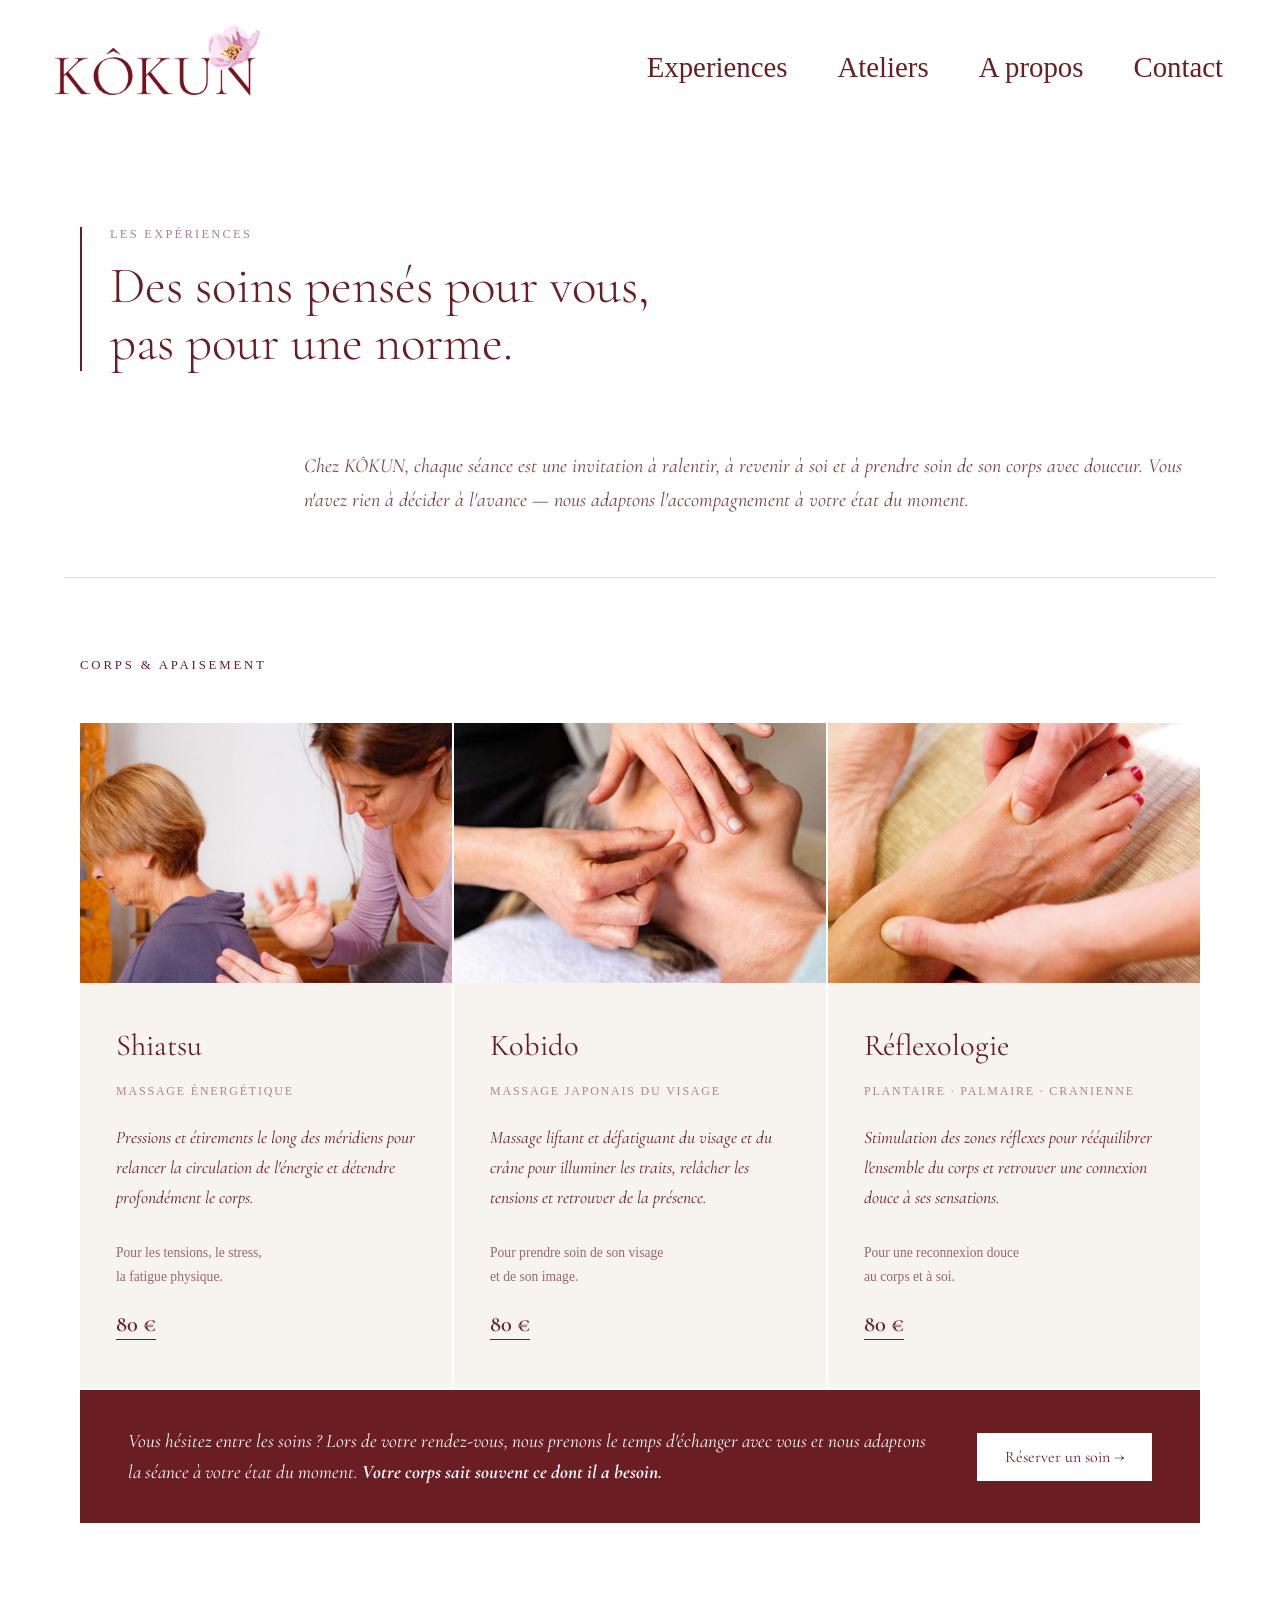
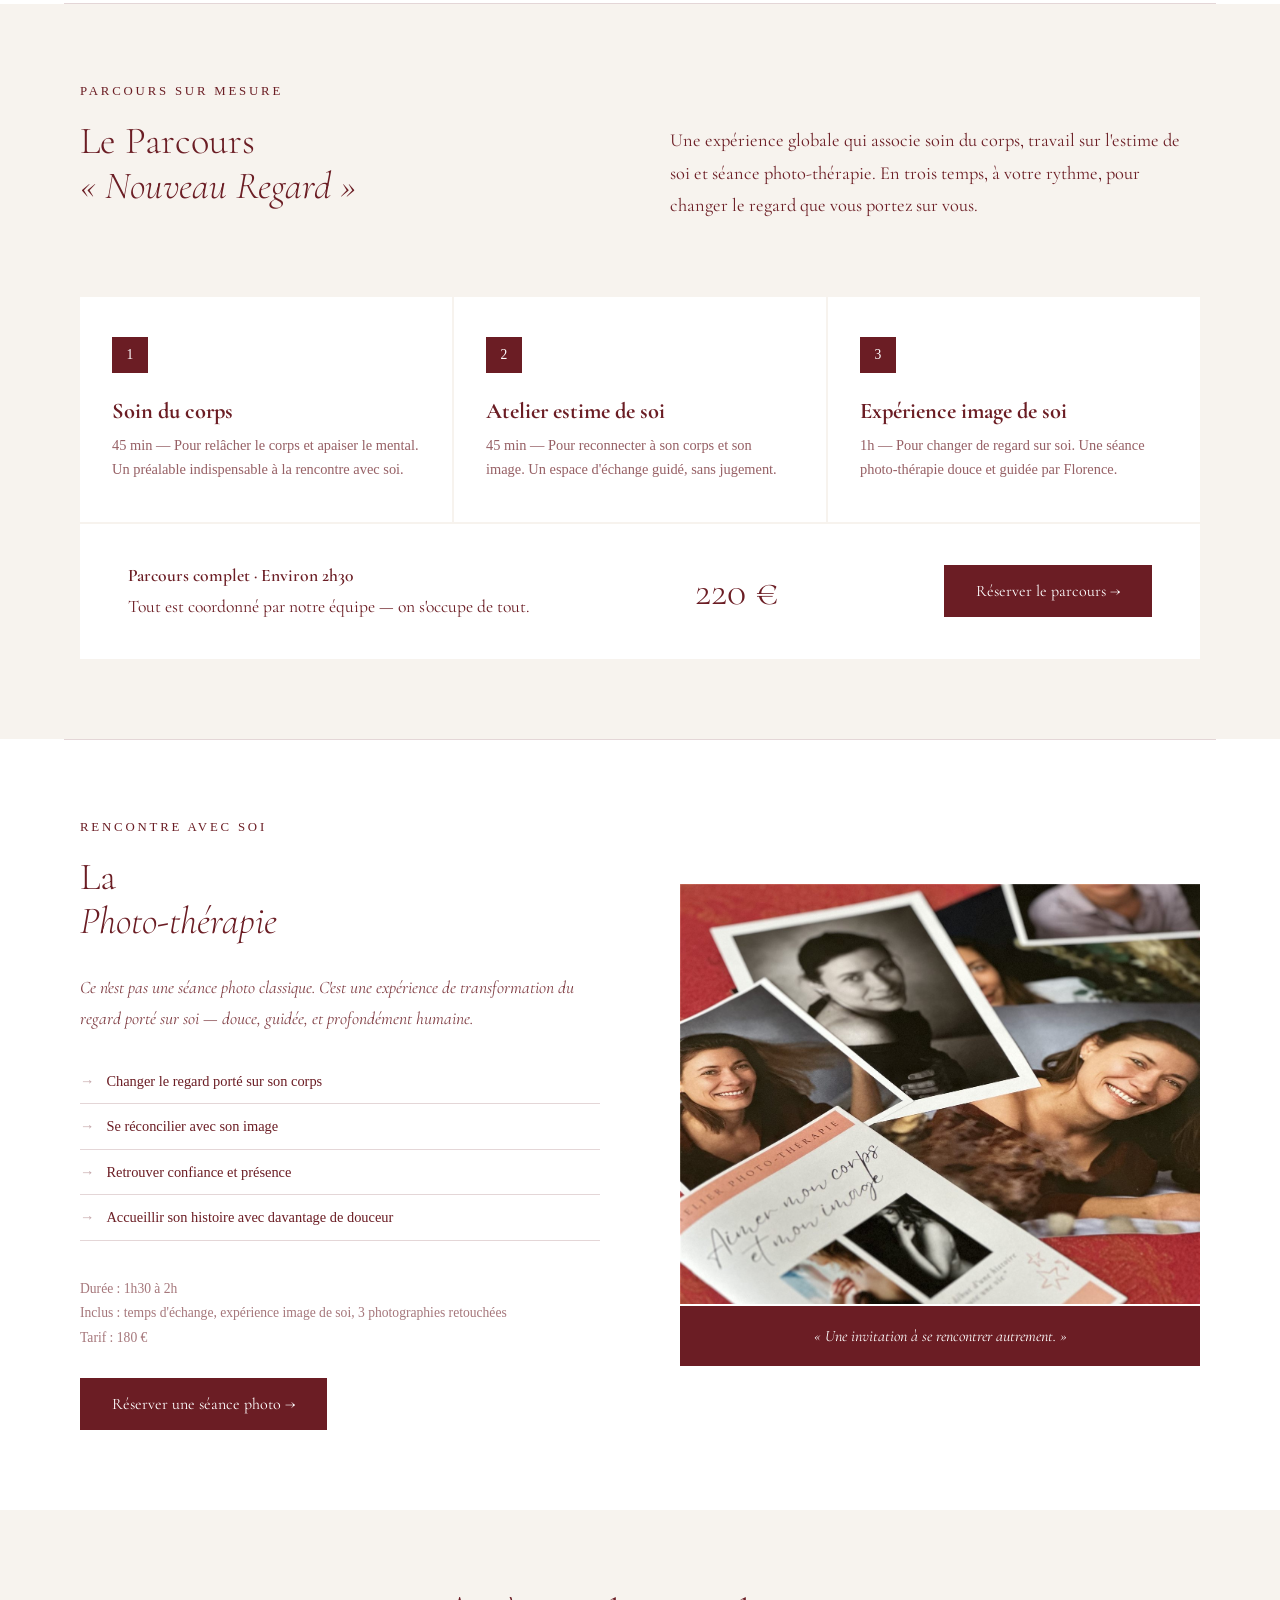
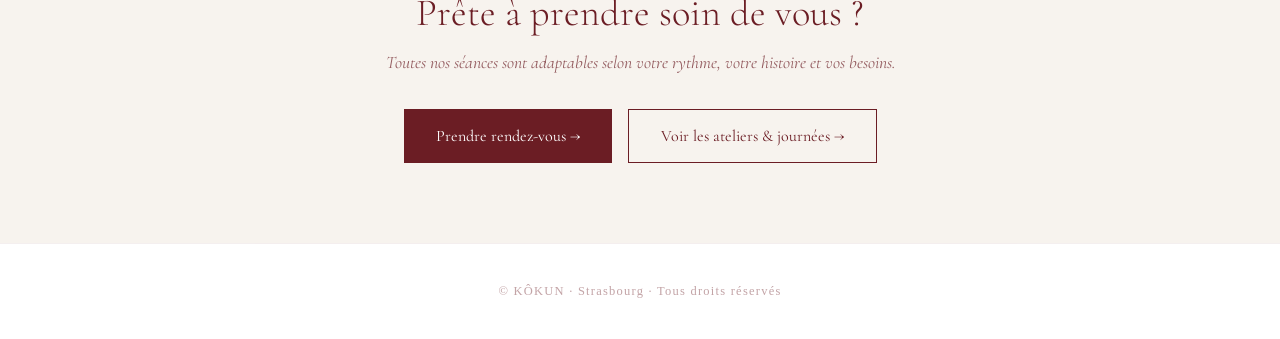
<file: experiences.html>
<!DOCTYPE html>
<html lang="fr">
<head>
  <meta charset="UTF-8">
  <meta name="viewport" content="width=device-width, initial-scale=1.0">
  <title>Les Expériences – KÔKUN</title>
  <link href="https://fonts.googleapis.com/css2?family=Cormorant+Garamond:ital,wght@0,300;0,400;0,600;1,300;1,400&family=Jost:wght@300;400;500&display=swap" rel="stylesheet">
  <link rel="stylesheet" href="css/experiences.css">
  <link rel="stylesheet" href="css/navbar.css">
</head>
<body>

<nav class="navbar">
    <a href="index.html">
        <img src="img/image copy.png" alt="" class="logo">
        </a>
          <div class="nav_links">
            <ul>
              <li><a href="experiences.html">Experiences</a></li>
              <li><a href="ateliers.html">Ateliers</a></li>
              <li><a href="equipe.html">A propos</a></li>
              <li><a href="contact.html">Contact</a></li>
              </ul>
        </div>
      <img src="img/Icônes Menu Burger.png" class="menu-hamburger" alt="menu">
</nav>

<header class="page-header">
  <div class="page-header-left">
    <p class="page-eyebrow">Les expériences</p>
    <h1 class="page-title">Des soins pensés pour vous,<br>pas pour une norme.</em></h1>
  </div>
  <div class="page-header-right">
    <p>Chez KÔKUN, chaque séance est une invitation à ralentir, à revenir à soi et à prendre soin de son corps avec douceur. Vous n'avez rien à décider à l'avance — nous adaptons l'accompagnement à votre état du moment.</p>
  </div>
</header>

<div class="divider"></div>

<!-- SOINS CORPORELS -->
<section class="section">
  <p class="section-label">Corps &amp; apaisement</p>

  <!-- <div class="soins-grid">

    <div class="soin-card">
      <span class="soin-number">I</span>
      <h2 class="soin-name">Shiatsu</h2>
      <p class="soin-subtitle">Massage énergétique</p>
      <p class="soin-desc">Pressions et étirements le long des méridiens pour relancer la circulation de l'énergie et détendre profondément le corps.</p>
      <p class="soin-meta">Pour les tensions, le stress,<br>la fatigue physique.</p>
      <span class="soin-price">80 €</span>
    </div>

    <div class="soin-card">
      <span class="soin-number">II</span>
      <h2 class="soin-name">Kobido</h2>
      <p class="soin-subtitle">Massage japonais du visage</p>
      <p class="soin-desc">Massage liftant et défatiguant du visage et du crâne pour illuminer les traits, relâcher les tensions et retrouver de la présence.</p>
      <p class="soin-meta">Pour prendre soin de son visage<br>et de son image.</p>
      <span class="soin-price">80 €</span>
    </div>

    <div class="soin-card">
      <span class="soin-number">III</span>
      <h2 class="soin-name">Réflexologie</h2>
      <p class="soin-subtitle">Plantaire · palmaire · cranienne</p>
      <p class="soin-desc">Stimulation des zones réflexes pour rééquilibrer l'ensemble du corps et retrouver une connexion douce à ses sensations.</p>
      <p class="soin-meta">Pour une reconnexion douce<br>au corps et à soi.</p>
      <span class="soin-price">80 €</span>
    </div>

  </div> -->
  <div class="soins-grid">

    <div class="soin-card">
      <div class="soin-img-wrap">
        <img src="img/shiastu/3.jpg" alt="Massage Shiatsu" class="soin-img">
        
      </div>
      <div class="soin-content">
        <!-- <span class="soin-number">I</span> -->
        <h2 class="soin-name">Shiatsu</h2>
        <p class="soin-subtitle">Massage énergétique</p>
        <p class="soin-desc">Pressions et étirements le long des méridiens pour relancer la circulation de l'énergie et détendre profondément le corps.</p>
        <p class="soin-meta">Pour les tensions, le stress,<br>la fatigue physique.</p>
        <span class="soin-price">80 €</span>
      </div>
    </div>
  
    <div class="soin-card">
      <div class="soin-img-wrap">
        <img src="img/shiastu/4.jpg" alt="Massage Kobido" class="soin-img">
      </div>
      <div class="soin-content">
        <!-- <span class="soin-number">II</span> -->
        <h2 class="soin-name">Kobido</h2>
        <p class="soin-subtitle">Massage japonais du visage</p>
        <p class="soin-desc">Massage liftant et défatiguant du visage et du crâne pour illuminer les traits, relâcher les tensions et retrouver de la présence.</p>
        <p class="soin-meta">Pour prendre soin de son visage<br>et de son image.</p>
        <span class="soin-price">80 €</span>
      </div>
    </div>
  
    <div class="soin-card">
      <div class="soin-img-wrap">
        <img src="img/shiastu/REFLEXO.jpg" alt="Réflexologie" class="soin-img">
      </div>
      <div class="soin-content">
        <!-- <span class="soin-number">III</span> -->
        <h2 class="soin-name">Réflexologie</h2>
        <p class="soin-subtitle">Plantaire · palmaire · cranienne</p>
        <p class="soin-desc">Stimulation des zones réflexes pour rééquilibrer l'ensemble du corps et retrouver une connexion douce à ses sensations.</p>
        <p class="soin-meta">Pour une reconnexion douce<br>au corps et à soi.</p>
        <span class="soin-price">80 €</span>
      </div>
    </div>
  
  </div>

  <div class="soins-note">
    <p class="soins-note-text">Vous hésitez entre les soins ? Lors de votre rendez-vous, nous prenons le temps d'échanger avec vous et nous adaptons la séance à votre état du moment. <strong>Votre corps sait souvent ce dont il a besoin.</strong></p>
    <a href="contact.html" class="soins-note-cta">Réserver un soin &rarr;</a>
  </div>
</section>

<div class="divider"></div>

<!-- PARCOURS NOUVEAU REGARD -->
<div class="parcours-section">
  <div class="parcours-inner">

    <div class="parcours-header">
      <div class="parcours-header-left">
        <p class="section-label">Parcours sur mesure</p>
        <h2 class="parcours-title">Le Parcours<br><em>« Nouveau Regard »</em></h2>
      </div>
      <div class="parcours-header-right">
        <p>Une expérience globale qui associe soin du corps, travail sur l'estime de soi et séance photo-thérapie. En trois temps, à votre rythme, pour changer le regard que vous portez sur vous.</p>
      </div>
    </div>

    <div class="parcours-steps">
      <div class="parcours-step">
        <div class="step-num">1</div>
        <h3 class="step-title">Soin du corps</h3>
        <p class="step-desc">45 min — Pour relâcher le corps et apaiser le mental. Un préalable indispensable à la rencontre avec soi.</p>
      </div>
      <div class="parcours-step">
        <div class="step-num">2</div>
        <h3 class="step-title">Atelier estime de soi</h3>
        <p class="step-desc">45 min — Pour reconnecter à son corps et son image. Un espace d'échange guidé, sans jugement.</p>
      </div>
      <div class="parcours-step">
        <div class="step-num">3</div>
        <h3 class="step-title">Expérience image de soi</h3>
        <p class="step-desc">1h — Pour changer de regard sur soi. Une séance photo-thérapie douce et guidée par Florence.</p>
      </div>
    </div>

    <div class="parcours-resume">
      <div class="parcours-resume-info">
        <strong>Parcours complet · Environ 2h30</strong><br>
        Tout est coordonné par notre équipe — on s'occupe de tout.
      </div>
      <div class="parcours-price-big">220 €</div>
      <a href="contact.html" class="parcours-cta">Réserver le parcours &rarr;</a>
    </div>

  </div>
</div>

<div class="divider"></div>

<!-- PHOTO-THÉRAPIE -->
<section class="photo-section">

  <div class="photo-text">
    <p class="section-label">Rencontre avec soi</p>
    <h2 class="photo-title">La<br><em>Photo-thérapie</em></h2>
    <p class="photo-desc">Ce n'est pas une séance photo classique. C'est une expérience de transformation du regard porté sur soi — douce, guidée, et profondément humaine.</p>
    <ul class="photo-list">
      <li>Changer le regard porté sur son corps</li>
      <li>Se réconcilier avec son image</li>
      <li>Retrouver confiance et présence</li>
      <li>Accueillir son histoire avec davantage de douceur</li>
    </ul>
    <p class="photo-meta">
      Durée : 1h30 à 2h<br>
      Inclus : temps d'échange, expérience image de soi, 3 photographies retouchées<br>
      Tarif : 180 €
    </p>
    <a href="contact.html" class="photo-cta">Réserver une séance photo &rarr;</a>
  </div>

  <div class="photo-visual">
    <img src="img/A PROPOS/7.jpg" alt="Séance photo-thérapie KÔKUN" class="photo-img-main">
    <p class="photo-img-caption">« Une invitation à se rencontrer autrement. »</p>
  </div>

</section>

<!-- CTA FINAL -->
<div class="cta-banner">
  <h2>Prête à prendre soin de vous ?</h2>
  <p>Toutes nos séances sont adaptables selon votre rythme, votre histoire et vos besoins.</p>
  <div class="cta-banner-btns">
    <a href="contact.html" class="btn-primary">Prendre rendez-vous &rarr;</a>
    <a href="ateliers.html" class="btn-secondary">Voir les ateliers &amp; journées &rarr;</a>
  </div>
</div>

<footer>
  © KÔKUN · Strasbourg · Tous droits réservés
</footer>
<script>
  document.addEventListener("DOMContentLoaded", () => {
    const menuHamburger= document.querySelector(".menu-hamburger");
      const navLinks = document.querySelector(".nav_links");

      menuHamburger.addEventListener("click", () => {
        navLinks.classList.toggle("mobile-menu");
      });
    });
</script>

</body>
</html>
</file>
<file: css/navbar.css>
.navbar {
    background-color: white;
    display: flex;
    padding-left: 2.5%;
    padding-right: 2.5%;
    padding-bottom: 2.5%;
    padding-top: 1.5%;
    justify-content: space-between;
    box-sizing: border-box;
    width: 100%;
    align-items: center;
}

.logo {
    width: 100%;     
    max-width: 250px; 
    height: auto; 
}

.navbar .nav_links ul li a{
    color: #6b1d24;
    text-decoration: none;
    font-size: 1.8em;
}

.navbar .nav_links ul {
    list-style: none;
    list-style: none;
    display: flex;
}

.navbar .nav_links {
    align-items: center;
}
.navbar .nav_links ul li{
    margin: 0 25px;
}
.navbar .nav_links ul li.active a{
    font-weight: 600;
}
.navbar .menu-hamburger {
    display: none;
    position: absolute;
    top: 45px;
    right: 50px;
    width: 35px;
}

.navbar .nav_links ul li a:hover {
    color: pink;
    transition: color 0.3s ease;
}



@media screen and ( max-width: 1100px) {
    body {
        display: flex;
        flex-direction: column;
    }
    .navbar {
        padding: 20px;
        height: auto;
        position: relative;
    }
    .navbar .title {
        display: block;
        align-items: center;
        padding: 5%;
        width: 80vw;
        top: 40px;
        left: 30px;
    }
    .navbar .menu-hamburger{
        display: block;
        position: absolute;
        top: 45px;
        right: 50px;
        width: 35px;
        z-index: 1000;
    }
    .navbar .nav_links {
        position: fixed;
        top: 0;
        left: 0;
        background-color: rgba(255, 255, 255, 0.20);
        backdrop-filter: blur(8px);
        width: 100%;
        height: 100vh;
        display: flex;
        justify-content: center;
        align-items: center;
        margin-left: -100%;
        transition: all 0.5s ease;
        z-index: 999;
    }
    .navbar .nav_links.mobile-menu {
        margin-left: 0;
    }

    .navbar .nav_links ul {
        display: flex;
        flex-direction: column;
        align-items: center;
    }
    .navbar .nav_links ul li {
        margin: 25px 0;
        font-size: 1.2em;
    }

    .navbar .menu-hamburger {
        cursor: pointer;
    }
}
</file>
<file: css/home.css>
.logo {
    width: 100%;     
    max-width: 250px; 
    height: auto; 
}
*, *::before, *::after { box-sizing: border-box; margin: 0; padding: 0; }
body { font-family: var(--sans); color: var(--bordeaux); background: #fff; overflow-x: hidden; }
/* --- Variables de couleur --- */
:root {
  --color-primary: #6b1d24; 
  --color-text-dark: #6b1d24; 
  --font-serif: 'Playfair Display', Georgia, serif; 
}

/* --- Container Principal --- */
.hero-container {
  position: relative; /* Devient le repère pour la navigation absolute */
  max-width: 1400px;
  margin: 0 auto;
  padding: 40px 20px;
  font-size: 0.78rem;
}

/* --- LE WRAPPER (La pièce manquante) --- */
.hero-slider-wrapper {
  position: relative;
  width: 100%;
  min-height: 550px; /* Donne une hauteur minimum pour éviter que tout s'écrase */
}

/* --- Style d'une Slide --- */
.hero-slide {
  display: grid;
  grid-template-columns: 1fr 1.2fr; /* C'est ICI qu'on fait la grille gauche/droite */
  gap: 40px;
  align-items: center;
  
  /* Superposition des slides */
  position: absolute;
  top: 0;
  left: 0;
  width: 100%;
  height: 100%;
  opacity: 0;
  pointer-events: none;
  transition: opacity 0.8s ease-in-out; 
}

.hero-title {
  font-family: var(--font-serif);
  font-size: 2.5rem;
  color: var(--color-primary);
  line-height: 1.3;
  letter-spacing: 2px;
  margin-bottom: 25px;
  font-weight: 300;
}

.hero-subtitle {
  font-family: var(--font-serif);
  font-size: 1.4rem;
  color: var(--color-primary);
  max-width: 350px;
  line-height: 1.5;
  font-style: italic;
  margin-bottom: 40px;
  font-size: 1.3rem;
  
}

/* --- Quand la slide devient active --- */
.hero-slide.active {
  position: relative; /* La slide active dicte la hauteur et s'affiche */
  opacity: 1;
  pointer-events: auto;
}

/* --- Navigation positionnée par rapport au container --- */
.slider-navigation {
  position: absolute;
  bottom: 40px;
  left: 20px;
  display: flex;
  align-items: center;
  gap: 15px;
  font-family: 'Playfair Display', Georgia, serif;
  color: #6b1d24;
  z-index: 10; 
}

.arrow {
  font-size: 1.5rem;
  cursor: pointer;
  user-select: none;
}

.slider-counter {
  font-size: 1.1rem;
}

/* --- Côté Image et Bouton --- */
.hero-image-side {
  position: relative; /* Indispensable pour positionner le bouton par rapport à l'image */
  width: 100%;
}

.hero-img {
  width: 100%;
  height: 600px;
  display: block;
  object-fit: cover;
  object-position: center;
}

/* --- Bouton Découvrir --- */
.cta-button {
  position: absolute;
  bottom: 20px; 
  right: -20px; 
  background-color: var(--color-primary);
  color: #ffffff;
  text-decoration: none;
  font-family: var(--font-serif);
  padding: 15px 30px;
  font-size: 1.2rem;
  display: flex;
  align-items: center;
  gap: 15px;
  transition: opacity 0.3s ease;
}

.cta-button:hover {
  opacity: 0.9;
}

.btn-arrow {
  font-size: 1rem;
}
.experience-section {
  max-width: 1200px;
  margin: 140px auto;
  padding: 0 20px;
  font-family: var(--font-serif);
  color: var(--color-primary);
}

.intro-quote {
  border-left: 2px solid var(--color-primary);
  padding-left: 25px;
  max-width: 700px;
  margin-bottom: 100px;
  font-size: 1.35rem;
  line-height: 1.6;
  font-size: 1.2rem;
}

.experience-header {
  text-align: right;
  margin-bottom: 60px;
}

.experience-header h2 {
  font-size: 2.8rem;
  font-weight: 400;
  max-width: 435px;
  margin-left: auto; 
  margin-bottom: 15px;
  font-size: 2.3rem;
}

.experience-subtitle {
  font-size: 1.30rem;
  max-width: 600px;
  margin-left: auto; 
  line-height: 1.5;
  font-size: 1.2rem;
}

.services-grid {
  display: grid;
  grid-template-columns: repeat(4, 1fr);
  gap: 30px; /* Espace généreux entre les boîtes */
  max-width: 1200px;
  margin: 100px auto;
  font-family: 'Cormorant Garamond', serif;
}

.service-item {
  display: flex;
  flex-direction: column;
  align-items: center;
  justify-content: center; 
  padding: 0px 20px; 
  min-height: 220px; 
  
  background-color: #ffffff;
  border: 1px solid rgba(88, 28, 36, 0.25);
  border-radius: 16px;
  
  /* Préparation des animations fluides */
  transition: transform 0.4s cubic-bezier(0.25, 1, 0.5, 1), 
              box-shadow 0.4s cubic-bezier(0.25, 1, 0.5, 1), 
              border-color 0.4s ease;
  cursor: pointer;
}


.service-item:hover {
  transform: translateY(-8px); 
  border-color: rgba(88, 28, 36, 1); 
  box-shadow: 0 20px 40px rgba(88, 28, 36, 0.06); 
}

.service-icon {
  height: 65px;
  width: auto;
  opacity: 0.85;
  transition: opacity 0.3s ease;
}

.service-item:hover .service-icon {
  opacity: 1; /* L'icône s'illumine légèrement au survol */
}

.service-item p {
  color: #581c24; 
  font-size: 1.15rem;
  font-weight: 600;
  line-height: 1.4;
  text-transform: uppercase;
  text-align: center;
  letter-spacing: 0.08em;
}

.safe-section {
  max-width: 1200px;
  margin: 100px auto;
  padding: 0 20px;
  font-family: var(--font-serif);
  color: var(--color-primary);
}

.safe-main-title {
  font-size: 3rem;
  font-weight: 400;
  letter-spacing: 2px;
  margin-bottom: 50px;
}

/* Layout 2 colonnes du bas (Image + Liste) */
.safe-content {
  display: grid;
  grid-template-columns: 1.1fr 1fr; 
  gap: 60px;
  align-items: center;
}

.safe-image-side {
  width: 100%;
}

.safe-img {
  width: 100%;
  height: 400px; 
  border-radius: 5px;
  object-fit: cover;
  display: block;
}

/* Côté texte de droite avec la barre verticale bordeaux */
.safe-text-side {
  border-left: 2px solid var(--color-primary);
  padding-left: 40px;
}

.safe-intro {
  font-size: 1.4rem;
  margin-bottom: 30px;
}

/* Design de la liste à puces personnalisée */
.safe-list {
  list-style: none; /* Enlève les ronds noirs par défaut */
  padding: 0;
  margin-bottom: 40px;
}

.safe-list li {
  font-size: 1.2rem;
  margin-bottom: 12px;
  position: relative;
  padding-left: 15px;
}

.safe-list li::before {
  content: "•";
  color: var(--color-primary);
  position: absolute;
  left: 0;
  top: -1px;
}

.safe-footer {
  font-weight: bold;
  font-size: 1.2rem;
}

.target-section{
    width:min(1200px,90%);
    margin:120px auto;
    color:#5e181a;
}

.target-header{
    display:flex;
    align-items:flex-start;
    gap:35px;
}

.target-line{
    width:3px;
    min-height:170px;
    background:#7B2528;
    flex-shrink:0;
}

.target-title h2{
    font-family: Georgia, serif;
    font-size: 2.2rem;
    font-weight:400;
    text-transform:uppercase;
    margin-bottom:25px;
    margin-left: 20px;
}

.target-title p{
    font-family: Georgia, serif;
    font-size:clamp(1rem,1vw,1.5rem);
    line-height:1.5;
    text-transform:uppercase;
    max-width:1000px;
}

.target-content{
    display:flex;
    align-items:flex-start;
    gap:80px;
    margin-top:30px;
}

.target-content h3{
    font-size:clamp(1rem,2vw,1.8rem);
    font-weight:400;
    margin-bottom:20px;
}

.target-content ul{
    padding-left:28px;
}

.target-content li {
  font-size: 1.3rem;
  line-height: 1.6;
  margin-bottom: 10px;
}

.target-image{
    flex:1;
}

.target-image img {
  width: 100%;
  height: auto;  
  max-width: 576px;
  max-height: none; 
  object-fit: contain;  
  border-radius: 5px;
  display: block;
}

.target-text{
    flex:1.3;
    margin-left: 40px;
    max-width: 500px;
}

.target-text h3{
    margin-bottom:20px;
}

.target-text ul{
    padding-left:25px;
}

.target-text li {
  line-height: 1.6;
  font-size: 1.3rem;
  margin-bottom: 10px;
}
/* CTA */
.cta-banner {
  padding: 80px 40px; text-align: center;
}
.cta-banner h2 {
  font-family: var(--serif); font-size: clamp(1.8rem, 3vw, 2.8rem);
  font-weight: 300; margin-bottom: 16px;
}
.cta-banner p {
  font-family: var(--serif); font-size: 1.1rem;
  font-style: italic; opacity: 0.7; margin-bottom: 36px;
}
.cta-btns { display: flex; gap: 16px; justify-content: center; flex-wrap: wrap; }
.btn-primary {
  display: inline-flex; align-items: center; gap: 10px;
  background: rgb(134, 14, 14); color: #ffffff;
  text-decoration: none; font-family: var(--serif); font-size: 1rem;
  padding: 16px 32px; transition: opacity 0.25s;
}
.btn-primary:hover { opacity: 0.85; }
.btn-secondary {
  display: inline-flex; align-items: center; gap: 10px;
  border: 1px solid var(--bordeaux); color: var(--bordeaux);
  text-decoration: none; font-family: var(--serif); font-size: 1rem;
  padding: 16px 32px; transition: background 0.25s, color 0.25s;
}
.btn-secondary:hover { background: var(--bordeaux); color: #771111; }
footer {
  padding: 40px; text-align: center;
  font-family: var(--sans); font-size: 0.78rem;
  letter-spacing: 0.1em; opacity: 0.4;
  border-top: 1px solid var(--bordeaux-mid);
}
@media (max-width: 1100px) {
  .hero-container {
    padding: 20px 15px;
  }

  .hero-slide {
    grid-template-columns: 1fr;
    gap: 25px;
    text-align: center;
  }

  .hero-text-side {
    display: flex;
    flex-direction: column;
    align-items: center;
    order: 1;
  }

  .hero-image-side {
    order: 2;
  }

  .hero-title {
    font-size: 2rem;
    letter-spacing: 1px;
  }

  .hero-subtitle {
    font-size: 1.1rem;
    max-width: 320px;
    margin: 0 auto 30px;
  }

  .hero-img {
    height: 400px;
    border-radius: 5px;
  }

  .cta-button {
    position: relative;
    right: 0;
    bottom: 0;
    margin-top: 15px;
    display: inline-flex;
    font-size: 1rem;
    padding: 12px 22px;
  }

  .slider-navigation {
    position: relative;
    justify-content: center;
    margin-top: 20px;
    bottom: auto;
    left: auto;
  }

  .experience-section {
    margin: 60px auto;
  }

  .intro-quote {
    font-size: 1.05rem;
    padding-left: 15px;
    margin-bottom: 60px;
  }

  .experience-header {
    text-align: left;
  }

  .experience-header h2 {
    font-size: 1.9rem;
    margin-left: 0;
    max-width: 100%;
  }

  .experience-subtitle {
    font-size: 1.05rem;
    margin-left: 0;
    max-width: 100%;
  }

  .services-grid {
    grid-template-columns: repeat(2, 1fr);
    gap: 20px;
    margin: 60px auto;
  }

  .service-item {
    min-height: 160px;
  }

  .safe-section {
    margin: 60px auto;
  }

  .safe-main-title {
    font-size: 1.9rem;
    margin-bottom: 25px;
  }

  .safe-content {
    grid-template-columns: 1fr;
    gap: 30px;
  }

  .safe-img {
    height: 300px;
  }

  .safe-text-side {
    border-left: none;
    padding-left: 0;
    padding-top: 0;
  }

  .target-section {
    width: 100%;
  padding: 0 20px;
  margin: 20px auto;
  }
  .target-title h2 {
    margin-left: 0;
    font-size: 1.6rem;
  }
  
  .target-text {
    margin-left: 0;
    padding-left: 0;
  }
  
  .target-text ul {
    padding-left: 20px;
  }

  .target-header {
    gap: 15px;
  }

  .target-content {
    flex-direction: column;
    gap: 35px;
    margin-top: 20px;
  }

  .target-text {
    margin-left: 0;
    max-width: 100%;
    flex: none;
  }

  .target-image {
    width: 100%;
    flex: none;
  }
  .safe-list li{
    margin-left: 20px;
  }
  .target-content li {
    margin-left: 10px;
  }
}
@media (max-width: 600px) {
  .services-grid {
    grid-template-columns: 1fr;
    gap: 8px;
    margin: 30px auto 0;
  }

  .service-item {
    flex-direction: row;
    align-items: center;
    justify-content: flex-start;
    gap: 16px;
    min-height: auto;
    padding: 14px 18px;
    border-radius: 8px;
  }

  .service-item:hover {
    transform: none;
  }

  .service-icon {
    height: 30px;
    flex-shrink: 0;
  }

  .service-item p {
    font-size: 1rem;
    font-weight: 500;
    letter-spacing: 0.04em;
    text-align: left;
    line-height: 1.3;
  }

  .experience-section {
    margin: 40px auto;
  }

  .safe-section {
    margin: 40px auto;
  }

  .safe-main-title {
    font-size: 1.6rem;
    margin-bottom: 20px;
  }

  .hero-title {
    font-size: 1.7rem;
  }

  .hero-img {
    height: 320px;
  }
  
}
</file>
<file: css/ateliers.css>
*, *::before, *::after { box-sizing: border-box; margin: 0; padding: 0; }

    :root {
      --bordeaux: #6b1d24;
      --bordeaux-light: rgba(107,29,36,0.08);
      --bordeaux-mid: rgba(107,29,36,0.18);
      --cream: #f7f3ee;
      --serif: 'Cormorant Garamond', Georgia, serif;
    }

    body { font-family: var(--sans); color: var(--bordeaux); background: #fff; overflow-x: hidden; }

    /* PAGE HEADER */
    .page-header {
      max-width: 1200px; 
      margin: 80px auto 60px; 
      padding: 0 40px; 
      grid-template-columns: 1fr 1.4fr; 
      gap: 60px; 
      align-items: end;
    }
    .page-header-left {
      border-left: 2px solid var(--bordeaux); 
      padding-left: 28px;
    }
    .page-eyebrow {
      font-family: var(--sans); 
      font-size: 0.78rem;
      letter-spacing: 0.18em; 
      text-transform: uppercase; 
      opacity: 0.55; 
      margin-bottom: 16px;
    }
    .page-title {
      font-family: var(--serif); font-size: clamp(2.4rem, 4vw, 3.8rem);
      font-weight: 300; line-height: 1.1; margin-bottom: 0;
    }
    .page-title em { font-style: italic; }
    .page-header-right p {
      font-family: var(--serif); 
      font-size: 1.25rem; 
      line-height: 1.7;
      margin-top: 3%;
      margin-left: 2%;
      font-style: italic; 
      opacity: 0.85;
    }

    .divider {
      width: min(1200px, 90%); margin: 0 auto; height: 1px;
      background: var(--bordeaux-mid);
    }

    /* ── JOURNÉES RÉVÉLATION ── star de la page ── */
    .journees-section {
      max-width: 1200px; margin: 0 auto; padding: 80px 40px;
    }
    .section-label {
      font-family: var(--sans); font-size: 0.72rem;
      letter-spacing: 0.22em; text-transform: uppercase;
      opacity: 0.45; margin-bottom: 50px;
    }

    .journees-hero {
      display: grid; grid-template-columns: 1.1fr 1fr; gap: 2px; margin-bottom: 2px;
    }
    .journees-img {
      width: 100%; height: 500px; object-fit: cover; object-position: center; display: block;
    }
    .journees-intro {
      background: var(--bordeaux); color: #fff;
      padding: 56px 48px;
      display: flex; flex-direction: column; justify-content: center;
    }
    .journees-intro h2 {
      font-family: var(--serif); font-size: clamp(2rem, 3vw, 3rem);
      font-weight: 300; line-height: 1.15; margin-bottom: 24px;
    }
    .journees-intro h2 em { font-style: italic; }
    .journees-intro p {
      font-family: var(--serif); font-size: 1.1rem; line-height: 1.7;
      font-style: italic; opacity: 0.88; margin-bottom: 36px;
    }
    .btn-light {
      display: inline-flex; align-items: center; gap: 12px;
      background: #fff; color: var(--bordeaux);
      text-decoration: none; font-family: var(--serif); font-size: 1rem;
      padding: 14px 28px; align-self: flex-start;
      transition: opacity 0.25s;
    }
    .btn-light:hover { opacity: 0.8; }

    /* Les 4 étapes */
    .journees-steps {
      display: grid; grid-template-columns: repeat(4, 1fr); gap: 2px;
    }
    .journee-step {
      background: var(--cream); padding: 36px 28px;
    }
    .step-icon {
      width: 44px; height: 44px; border-radius: 50%;
      background: var(--bordeaux); color: #fff;
      font-family: var(--serif); font-size: 1.1rem;
      display: flex; align-items: center; justify-content: center;
      margin-bottom: 20px; flex-shrink: 0;
    }
    .journee-step h3 {
      font-family: var(--serif); font-size: 1.25rem;
      font-weight: 400; margin-bottom: 10px;
    }
    .journee-step p {
      font-family: var(--sans); font-size: 0.88rem;
      line-height: 1.65; opacity: 0.7;
    }
    .journees-option {
      background: #fff; border: 1px solid var(--bordeaux-mid);
      padding: 20px 28px;
      font-family: var(--serif); font-size: 0.95rem; font-style: italic;
      grid-column: 1 / -1; opacity: 0.75;
    }

    /* Bloc se renseigner */
    .journees-contact {
      margin-top: 2px;
      background: var(--cream); padding: 40px 48px;
      display: flex; align-items: center; justify-content: space-between; gap: 30px;
    }
    .journees-contact p {
      font-family: var(--serif); font-size: 1.1rem; line-height: 1.6;
    }
    .btn-primary {
      display: inline-flex; align-items: center; gap: 10px;
      background: var(--bordeaux); color: #fff;
      text-decoration: none; font-family: var(--serif); font-size: 1rem;
      padding: 16px 32px; transition: opacity 0.25s; white-space: nowrap;
    }
    .btn-primary:hover { opacity: 0.85; }

    /* ── ATELIERS THÉMATIQUES ── */
    .ateliers-section {
      background: var(--cream);
    }
    .ateliers-inner {
      max-width: 1200px; margin: 0 auto; padding: 80px 40px;
    }
    .ateliers-intro {
      max-width: 600px; margin-bottom: 56px;
    }
    .ateliers-intro h2 {
      font-family: var(--serif); font-size: clamp(1.8rem, 3vw, 2.6rem);
      font-weight: 300; line-height: 1.2; margin-bottom: 16px;
    }
    .ateliers-intro p {
      font-family: var(--serif); font-size: 1.05rem;
      font-style: italic; line-height: 1.7; opacity: 0.8;
    }

    .ateliers-grid {
      display: grid; grid-template-columns: repeat(3, 1fr); gap: 2px;
    }
    .atelier-card {
      background: #fff; padding: 44px 36px;
    }
    .atelier-tag {
      display: inline-block;
      font-family: var(--sans); font-size: 0.68rem;
      letter-spacing: 0.2em; text-transform: uppercase;
      border: 1px solid var(--bordeaux-mid);
      padding: 4px 10px; margin-bottom: 20px; opacity: 0.6;
    }
    .atelier-card h3 {
      font-family: var(--serif); font-size: 1.7rem;
      font-weight: 400; margin-bottom: 8px;
    }
    .atelier-card .sous-titre {
      font-family: var(--sans); font-size: 0.8rem;
      letter-spacing: 0.1em; text-transform: uppercase;
      opacity: 0.5; margin-bottom: 20px;
    }
    .atelier-card p {
      font-family: var(--serif); font-size: 1.05rem;
      line-height: 1.7; font-style: italic; margin-bottom: 20px;
    }
    .atelier-points {
      list-style: none; border-top: 1px solid var(--bordeaux-mid); padding-top: 20px;
    }
    .atelier-points li {
      font-family: var(--sans); font-size: 0.85rem;
      line-height: 1.7; padding: 6px 0;
      display: flex; gap: 10px;
    }
    .atelier-points li::before { content: "·"; opacity: 0.4; }

    /* Note dates */
    .ateliers-dates {
      margin-top: 2px;
      background: var(--bordeaux); color: #fff;
      padding: 36px 48px;
      display: flex; align-items: center; justify-content: space-between; gap: 30px;
    }
    .ateliers-dates p {
      font-family: var(--serif); font-size: 1.1rem;
      font-style: italic; line-height: 1.6;
    }
    .btn-light-outline {
      display: inline-flex; align-items: center; gap: 10px;
      border: 1px solid rgba(255,255,255,0.5); color: #fff;
      text-decoration: none; font-family: var(--serif); font-size: 1rem;
      padding: 14px 28px; transition: background 0.25s; white-space: nowrap;
    }
    .btn-light-outline:hover { background: rgba(255,255,255,0.1); }

    /* CTA FINAL */
    .cta-banner {
      padding: 80px 40px; text-align: center;
    }
    .cta-banner h2 {
      font-family: var(--serif); font-size: clamp(1.8rem, 3vw, 2.8rem);
      font-weight: 300; margin-bottom: 16px;
    }
    .cta-banner p {
      font-family: var(--serif); font-size: 1.1rem;
      font-style: italic; opacity: 0.7; margin-bottom: 36px;
    }
    .cta-btns { display: flex; gap: 16px; justify-content: center; flex-wrap: wrap; }
    .btn-secondary {
      display: inline-flex; align-items: center; gap: 10px;
      border: 1px solid var(--bordeaux); color: var(--bordeaux);
      text-decoration: none; font-family: var(--serif); font-size: 1rem;
      padding: 16px 32px; transition: background 0.25s, color 0.25s;
    }
    .btn-secondary:hover { background: var(--bordeaux); color: #fff; }

    footer {
      padding: 40px; text-align: center;
      font-family: var(--sans); font-size: 0.78rem;
      letter-spacing: 0.1em; opacity: 0.4;
      border-top: 1px solid var(--bordeaux-mid);
    }

    @media (max-width: 900px) {
      .navbar { padding: 16px 24px; }
      .nav-links { display: none; }
      .menu-hamburger { display: block; }
      .page-header, .journees-hero { grid-template-columns: 1fr; gap: 0; }
      .journees-img { height: 260px; }
      .journees-intro { padding: 36px 28px; }
      .journees-steps { grid-template-columns: 1fr 1fr; }
      .ateliers-grid { grid-template-columns: 1fr; }
      .journees-contact, .ateliers-dates { flex-direction: column; gap: 20px; }
      .journees-section, .ateliers-inner { padding: 50px 24px; }
      .cta-banner { padding: 50px 24px; }
    }
</file>
<file: css/contact.css>
*, *::before, *::after { box-sizing: border-box; margin: 0; padding: 0; }
    :root {
      --bordeaux: #6b1d24;
      --bordeaux-mid: rgba(107,29,36,0.18);
      --bordeaux-light: rgba(107,29,36,0.06);
      --cream: #f7f3ee;
      --serif: 'Cormorant Garamond', Georgia, serif;
    }
    body { font-family: var(--sans); color: var(--bordeaux); background: #fff; overflow-x: hidden; }

  
    /* ── HEADER ── */
    .page-header {
      max-width: 1200px; margin: 80px auto 60px; padding: 0 40px;
      display: grid; grid-template-columns: 1fr 1.4fr; gap: 60px; align-items: end;
    }
    .page-header-left {
      border-left: 2px solid var(--bordeaux); padding-left: 28px;
    }
    .page-eyebrow {
      font-family: var(--sans); font-size: 0.78rem;
      letter-spacing: 0.18em; text-transform: uppercase; opacity: 0.55; margin-bottom: 16px;
    }
    .page-title {
      font-family: var(--serif); font-size: clamp(2.4rem, 4vw, 3.8rem);
      font-weight: 300; line-height: 1.1;
    }
    .page-title em { font-style: italic; }
    .page-header-right p {
      font-family: var(--serif); font-size: 1.25rem; line-height: 1.7;
      font-style: italic; opacity: 0.85;
    }

    /* ── CHOIX DE L'EXPÉRIENCE ── */
    .choice-section {
      max-width: 1200px; margin: 0 auto; padding: 80px 40px;
    }
    .section-label {
      font-family: var(--sans); font-size: 0.72rem;
      letter-spacing: 0.22em; text-transform: uppercase;
      opacity: 0.45; margin-bottom: 40px; display: block;
    }
    .choice-grid {
      display: grid; grid-template-columns: repeat(4, 1fr); gap: 2px; margin-bottom: 2px;
    }
    .choice-card {
      background: var(--cream); padding: 36px 28px;
      cursor: pointer; transition: background 0.25s;
      border: 2px solid transparent;
      position: relative;
    }
    .choice-card:hover { background: #ede7dc; }
    .choice-card.selected {
      background: var(--bordeaux); color: #fff; border-color: var(--bordeaux);
    }
    .choice-card input[type="radio"] {
      position: absolute; opacity: 0; pointer-events: none;
    }
    .choice-card h3 {
      font-family: var(--serif); font-size: 1.25rem;
      font-weight: 400; margin-bottom: 8px;
    }
    .choice-card p {
      font-family: var(--sans); font-size: 0.82rem;
      line-height: 1.6; opacity: 0.7;
    }
    .choice-card.selected p { opacity: 0.85; }
    .choice-price {
      display: block; margin-top: 16px;
      font-family: var(--serif); font-size: 1.2rem; font-weight: 400;
    }

    /* ── FORMULAIRE ── */
    .form-section {
      background: var(--cream);
    }
    .form-inner {
      max-width: 1200px; margin: 0 auto; padding: 80px 40px;
      display: grid; grid-template-columns: 1.4fr 1fr; gap: 80px; align-items: start;
    }
    .form-left h2 {
      font-family: var(--serif); font-size: clamp(1.8rem, 3vw, 2.6rem);
      font-weight: 300; line-height: 1.2; margin-bottom: 10px;
    }
    .form-left h2 em { font-style: italic; }
    .form-left > p {
      font-family: var(--serif); font-size: 1rem;
      font-style: italic; opacity: 0.7; margin-bottom: 40px; line-height: 1.6;
    }

    .form-row {
      display: grid; grid-template-columns: 1fr 1fr; gap: 16px; margin-bottom: 16px;
    }
    .form-group {
      display: flex; flex-direction: column; gap: 6px; margin-bottom: 16px;
    }
    .form-group label {
      font-family: var(--sans); font-size: 0.72rem;
      letter-spacing: 0.12em; text-transform: uppercase; opacity: 0.55;
    }
    .form-group input,
    .form-group select,
    .form-group textarea {
      border: 1px solid var(--bordeaux-mid);
      padding: 14px 16px;
      font-family: var(--serif); font-size: 1rem; color: var(--bordeaux);
      background: #fff; outline: none;
      transition: border-color 0.2s;
      width: 100%;
      appearance: none; -webkit-appearance: none;
    }
    .form-group input:focus,
    .form-group select:focus,
    .form-group textarea:focus {
      border-color: var(--bordeaux);
    }
    .form-group textarea { resize: vertical; min-height: 120px; }
    .form-group select {
      background-image: url("data:image/svg+xml,%3Csvg xmlns='http://www.w3.org/2000/svg' width='12' height='8'%3E%3Cpath d='M0 0l6 8 6-8z' fill='%236b1d24' opacity='.4'/%3E%3C/svg%3E");
      background-repeat: no-repeat;
      background-position: right 16px center;
      padding-right: 40px;
      cursor: pointer;
    }

    .form-submit {
      display: inline-flex; align-items: center; gap: 12px;
      background: var(--bordeaux); color: #fff; border: none;
      font-family: var(--serif); font-size: 1.05rem;
      padding: 18px 36px; cursor: pointer;
      transition: opacity 0.25s; margin-top: 8px;
      width: 100%;
      justify-content: center;
    }
    .form-submit:hover { opacity: 0.85; }

    .form-note {
      font-family: var(--sans); font-size: 0.78rem;
      opacity: 0.5; margin-top: 14px; line-height: 1.6; text-align: center;
    }

    /* Bloc infos latéral */
    .form-right { padding-top: 52px; }
    .contact-block {
      padding: 28px 0; border-bottom: 1px solid var(--bordeaux-mid);
    }
    .contact-block:first-child { padding-top: 0; }
    .contact-block:last-child { border-bottom: none; }
    .contact-block h3 {
      font-family: var(--sans); font-size: 0.68rem;
      letter-spacing: 0.18em; text-transform: uppercase;
      opacity: 0.45; margin-bottom: 10px;
    }
    .contact-block p, .contact-block a {
      font-family: var(--serif); font-size: 1.05rem;
      line-height: 1.7; color: var(--bordeaux); text-decoration: none;
    }
    .contact-block a {
      border-bottom: 1px solid var(--bordeaux-mid);
      transition: border-color 0.2s;
    }
    .contact-block a:hover { border-color: var(--bordeaux); }

    /* Reassurance */
    .reassurance {
      background: var(--bordeaux); color: #fff;
      padding: 32px 36px; margin-top: 2px;
    }
    .reassurance p {
      font-family: var(--serif); font-size: 1rem;
      font-style: italic; line-height: 1.7; opacity: 0.88;
    }

    /* ── BANDEAU BAS ── */
    .final-section {
      max-width: 1200px; margin: 80px auto; padding: 0 40px;
      text-align: center;
    }
    .final-section h2 {
      font-family: var(--serif); font-size: clamp(1.5rem, 2.5vw, 2.2rem);
      font-weight: 300; margin-bottom: 12px;
    }
    .final-section p {
      font-family: var(--serif); font-size: 1rem;
      font-style: italic; opacity: 0.65;
    }

    footer {
      padding: 40px; text-align: center;
      font-family: var(--sans); font-size: 0.78rem;
      letter-spacing: 0.1em; opacity: 0.4;
      border-top: 1px solid var(--bordeaux-mid);
    }

    @media (max-width: 900px) {
      .navbar { padding: 16px 24px; }
      .nav-links { display: none; }
      .menu-hamburger { display: block; }
      .page-header { grid-template-columns: 1fr; gap: 30px; padding: 0 24px; margin-top: 50px; }
      .choice-section { padding: 50px 24px; }
      .choice-grid { grid-template-columns: 1fr 1fr; }
      .form-inner { grid-template-columns: 1fr; gap: 40px; padding: 50px 24px; }
      .form-row { grid-template-columns: 1fr; }
      .final-section { padding: 0 24px; margin: 50px auto; }
    }
</file>
<file: css/equipe.css>
*, *::before, *::after { box-sizing: border-box; margin: 0; padding: 0; }
    :root {
      --bordeaux: #6b1d24;
      --bordeaux-mid: rgba(107,29,36,0.18);
      --cream: #f7f3ee;
      --serif: 'Cormorant Garamond', Georgia, serif;
    }
    body { font-family: var(--sans); color: var(--bordeaux); background: #fff; overflow-x: hidden; }

    /* ── OUVERTURE ── */
    .opening {
      max-width: 1200px; margin: 100px auto 80px; padding: 0 40px;
    }
    .opening-quote {
      font-family: var(--serif); font-size: clamp(2.2rem, 4.5vw, 4.5rem);
      font-weight: 300; font-style: italic; line-height: 1.15;
      color: var(--bordeaux); max-width: 900px;
    }
    .opening-quote em { font-style: normal; font-weight: 600; }
    .opening-source {
      margin-top: 28px;
      font-family: var(--sans); font-size: 0.78rem;
      letter-spacing: 0.15em; text-transform: uppercase; opacity: 0.45;
    }

    /* ── SECTION FLORENCE ── */
    .florence-section {
      max-width: 1200px; margin: 0 auto; padding: 80px 40px;
      display: grid; grid-template-columns: 1fr 1.3fr; gap: 80px; align-items: center;
    }
    .florence-img-wrap { position: relative; }
    .florence-img {
      width: 100%; display: block; object-fit: cover;
      aspect-ratio: 3/4; object-position: top center;
    }
    .florence-img-label {
      position: absolute; bottom: 0; left: 0; right: 0;
      background: var(--bordeaux); color: #fff;
      font-family: var(--serif); font-size: 1rem; padding: 18px 24px;
    }
    .florence-img-label strong { display: block; font-size: 1.2rem; margin-bottom: 2px; }
    .florence-img-label span { opacity: 0.75; font-style: italic; font-size: 0.9rem; }

    .florence-text { padding-top: 0; }
    .section-label {
      font-family: var(--sans); 
      font-size: 0.90rem;
      color: white;
      letter-spacing: 0.22em; text-transform: uppercase;
      margin-bottom: 28px; display: block;
    }
    .florence-text h2 {
      font-family: var(--serif); font-size: clamp(2rem, 3vw, 3rem);
      font-weight: 300; line-height: 1.15; margin-bottom: 32px;
    }
    .florence-text h2 em { font-style: italic; }
    .florence-text p {
      font-family: var(--serif); font-size: 1.12rem;
      line-height: 1.8; margin-bottom: 20px; opacity: 0.88;
    }
    .florence-text p strong { font-weight: 600; }
    .florence-text blockquote {
      border-left: 2px solid var(--bordeaux);
      padding-left: 24px; margin: 36px 0;
      font-family: var(--serif); font-size: 1.25rem;
      font-style: italic; line-height: 1.6; opacity: 0.85;
    }

    /* ── GENÈSE DU NOM ── */
    .genese-section {
      background: var(--cream);
    }
    .genese-inner {
      max-width: 1200px; margin: 0 auto; padding: 80px 40px;
      display: grid; grid-template-columns: 1fr 1fr; gap: 80px; align-items: center;
    }
    .genese-text span.section-label { display: block; margin-bottom: 28px; }
    .genese-text h2 {
      font-family: var(--serif); font-size: clamp(2rem, 3vw, 2.8rem);
      font-weight: 300; line-height: 1.2; margin-bottom: 28px;
    }
    .genese-text p {
      font-family: var(--serif); font-size: 1.1rem;
      line-height: 1.8; margin-bottom: 16px; opacity: 0.85;
    }
    .genese-word {
      font-family: var(--serif); font-size: clamp(5rem, 12vw, 10rem);
      font-weight: 300; color: var(--bordeaux); opacity: 0.1;
      line-height: 1; text-align: center; letter-spacing: 0.05em;
    }

    /* ── ASSO À CORPS DE SOI ── */
    .asso-section {
      max-width: 1200px; margin: 0 auto; padding: 80px 40px;
    }
    .asso-header {
      display: grid; grid-template-columns: 1fr 1fr; gap: 60px;
      margin-bottom: 60px;
    }
    .asso-header h2 {
      font-family: var(--serif); font-size: clamp(1.8rem, 3vw, 2.6rem);
      font-weight: 300; line-height: 1.2;
    }
    .asso-header p {
      font-family: var(--serif); font-size: 1.1rem;
      line-height: 1.75; font-style: italic; opacity: 0.8; padding-top: 8px;
    }

    .asso-team {
      display: grid; grid-template-columns: repeat(2, 1fr); gap: 2px;
    }
    .asso-person {
      background: var(--cream); padding: 48px 40px;
      display: grid; grid-template-columns: 120px 1fr; gap: 32px; align-items: start;
    }
    .asso-person-img {
      width: 120px; height: 120px; object-fit: cover; object-position: top center; display: block;
    }
    .asso-person-info h3 {
      font-family: var(--serif); font-size: 1.4rem; font-weight: 400; margin-bottom: 4px;
    }
    .asso-person-info .role {
      font-family: var(--sans); font-size: 0.75rem;
      letter-spacing: 0.12em; text-transform: uppercase;
      opacity: 0.5; margin-bottom: 16px;
    }
    .asso-person-info p {
      font-family: var(--serif); font-size: 1rem;
      line-height: 1.7; opacity: 0.8;
    }

    /* ── VALEURS ── */
    .valeurs-section { background: var(--bordeaux); }
    .valeurs-inner {
      max-width: 1200px; margin: 0 auto; padding: 80px 40px;
    }
    .valeurs-inner > span.section-label {
      color: rgba(255,255,255,0.5);
    }
    .valeurs-inner h2 {
      font-family: var(--serif); color: #fff;
      font-size: clamp(1.8rem, 3vw, 2.6rem); font-weight: 300;
      margin-bottom: 56px; max-width: 500px;
    }
    .valeurs-grid {
      display: grid; grid-template-columns: repeat(3, 1fr); gap: 2px;
    }
    .valeur-item {
      background: rgba(255,255,255,0.07); padding: 36px 32px;
    }
    .valeur-item h3 {
      font-family: var(--serif); color: #fff;
      font-size: 1.35rem; font-weight: 400; margin-bottom: 12px;
    }
    .valeur-item p {
      font-family: var(--sans); color: rgba(255,255,255,0.65);
      font-size: 0.88rem; line-height: 1.7;
    }

    /* CTA */
    .cta-banner {
      padding: 80px 40px; text-align: center;
    }
    .cta-banner h2 {
      font-family: var(--serif); font-size: clamp(1.8rem, 3vw, 2.8rem);
      font-weight: 300; margin-bottom: 16px;
    }
    .cta-banner p {
      font-family: var(--serif); font-size: 1.1rem;
      font-style: italic; opacity: 0.7; margin-bottom: 36px;
    }
    .cta-btns { display: flex; gap: 16px; justify-content: center; flex-wrap: wrap; }
    .btn-primary {
      display: inline-flex; align-items: center; gap: 10px;
      background: var(--bordeaux); color: #fff;
      text-decoration: none; font-family: var(--serif); font-size: 1rem;
      padding: 16px 32px; transition: opacity 0.25s;
    }
    .btn-primary:hover { opacity: 0.85; }
    .btn-secondary {
      display: inline-flex; align-items: center; gap: 10px;
      border: 1px solid var(--bordeaux); color: var(--bordeaux);
      text-decoration: none; font-family: var(--serif); font-size: 1rem;
      padding: 16px 32px; transition: background 0.25s, color 0.25s;
    }
    .btn-secondary:hover { background: var(--bordeaux); color: #fff; }

    footer {
      padding: 40px; text-align: center;
      font-family: var(--sans); font-size: 0.78rem;
      letter-spacing: 0.1em; opacity: 0.4;
      border-top: 1px solid var(--bordeaux-mid);
    }

    @media (max-width: 900px) {
      .navbar { padding: 16px 24px; }
      .nav-links { display: none; }
      .menu-hamburger { display: block; }
      .florence-section, .genese-inner, .asso-header { grid-template-columns: 1fr; gap: 40px; }
      .asso-team { grid-template-columns: 1fr; }
      .asso-person { grid-template-columns: 80px 1fr; gap: 20px; }
      .asso-person-img { width: 80px; height: 80px; }
      .valeurs-grid { grid-template-columns: 1fr; }
      .opening { margin-top: 50px; padding: 0 24px; }
      .florence-section, .asso-section, .valeurs-inner { padding: 50px 24px; }
      .genese-inner { padding: 50px 24px; }
      .cta-banner { padding: 50px 24px; }
      .genese-word { font-size: 5rem; }
    }
</file>
<file: css/experiences.css>
*, *::before, *::after { box-sizing: border-box; margin: 0; padding: 0; }

    :root {
      --bordeaux: #6b1d24;
      --bordeaux-light: rgba(107,29,36,0.08);
      --bordeaux-mid: rgba(107,29,36,0.18);
      --cream: #f7f3ee;
      --taupe: #d4c9b8;
      --text: #3a1015;
      --serif: 'Cormorant Garamond', Georgia, serif;
    }

    body {
      font-family: var(--sans);
      color: var(--bordeaux);
      background: #fff;
      overflow-x: hidden;
    }

    
    /* ── PAGE HEADER ── */
    .page-header {
      max-width: 1200px;
      margin: 80px auto 60px;
      padding: 0 40px;
      grid-template-columns: 1fr 1.4fr;
      gap: 60px;
      align-items: end;
    }
    .page-header-left {
      border-left: 2px solid var(--bordeaux);
      padding-left: 28px;
    }
    .page-eyebrow {
      font-family: var(--sans);
      font-size: 0.78rem;
      letter-spacing: 0.18em;
      text-transform: uppercase;
      opacity: 0.55;
      margin-bottom: 16px;
    }
    .page-title {
      font-family: var(--serif);
      font-size: clamp(2.4rem, 4vw, 3.8rem);
      font-weight: 300;
      line-height: 1.1;
      margin-bottom: 24px;
    }
    .page-header-right p {
      font-family: var(--serif);
      font-size: 1.25rem;
      line-height: 1.7;
      font-style: italic;
      opacity: 0.85;
      margin-left: 20%;
      margin-top: 7%;
    }

    /* ── SEPARATEUR ── */
    .divider {
      width: min(1200px, 90%);
      margin: 0 auto;
      height: 1px;
      background: var(--bordeaux-mid);
    }

    /* ── SECTION : SOINS ── */
    .section {
      max-width: 1200px;
      margin: 0 auto;
      padding: 80px 40px;
    }

    .section-label {
      font-family: var(--sans);
      font-size: 0.80rem;
      letter-spacing: 0.22em;
      text-transform: uppercase;
      margin-bottom: 50px;
    }

    /* Grille soins 3 colonnes */
    .soins-grid {
      display: grid;
      grid-template-columns: repeat(3, 1fr);
      gap: 2px;
      margin-bottom: 0;
    }

    .soin-card {
      background: var(--cream);
      position: relative;
      transition: background 0.35s ease;
      overflow: hidden;
    }
    .soin-card:hover { background: #eee8df; }
    
    .soin-img-wrap {
      position: relative;
      width: 100%;
      height: 260px;
      overflow: hidden;
    }
    .soin-img {
      width: 100%;
      height: 100%;
      object-fit: cover;
      display: block;
      transition: transform 0.5s ease;
    }
    .soin-card:hover .soin-img {
      transform: scale(1.05);
    }
    
    .soin-content {
      padding: 44px 36px 48px;
      position: relative;
    }
    
    .soin-number {
      font-family: var(--serif);
      font-size: 5rem;
      font-weight: 300;
      color: var(--bordeaux);
      opacity: 0.12;
      position: absolute;
      top: 20px;
      right: 28px;
      line-height: 1;
    }
    
    .soin-name {
      font-family: var(--serif);
      font-size: 1.9rem;
      font-weight: 400;
      margin-bottom: 6px;
    }
    .soin-subtitle {
      font-family: var(--sans);
      font-size: 0.75rem;
      letter-spacing: 0.15em;
      text-transform: uppercase;
      opacity: 0.5;
      margin-top: 20px;
      margin-bottom: 24px;
    }
    .soin-desc {
      font-family: var(--serif);
      font-size: 1.1rem;
      line-height: 1.7;
      margin-bottom: 28px;
      font-style: italic;
    }
    .soin-meta {
      font-family: var(--sans);
      font-size: 0.85rem;
      opacity: 0.65;
      line-height: 1.8;
    }
    .soin-price {
      display: inline-block;
      margin-top: 20px;
      font-family: var(--serif);
      font-size: 1.4rem;
      font-weight: 600;
      border-bottom: 1px solid var(--bordeaux);
      padding-bottom: 2px;
    }

    /* Note adaptabilité */
    .soins-note {
      margin-top: 2px;
      background: var(--bordeaux);
      color: #fff;
      padding: 36px 48px;
      display: flex;
      align-items: center;
      gap: 40px;
    }
    .soins-note-text {
      font-family: var(--serif);
      font-size: 1.2rem;
      font-style: italic;
      line-height: 1.6;
      flex: 1;
    }
    .soins-note-cta {
      flex-shrink: 0;
      display: inline-flex;
      align-items: center;
      gap: 12px;
      background: #fff;
      color: var(--bordeaux);
      text-decoration: none;
      font-family: var(--serif);
      font-size: 1rem;
      padding: 14px 28px;
      transition: opacity 0.25s;
    }
    .soins-note-cta:hover { opacity: 0.8; }

    /* ── SECTION : PARCOURS ── */
    .parcours-section {
      background: var(--cream);
    }
    .parcours-inner {
      max-width: 1200px;
      margin: 0 auto;
      padding: 80px 40px;
    }

    .parcours-header {
      display: grid;
      grid-template-columns: 1fr 1fr;
      gap: 60px;
      align-items: start;
      margin-bottom: 60px;
    }
    .parcours-header-left .section-label { margin-bottom: 20px; }
    .parcours-title {
      font-family: var(--serif);
      font-size: clamp(2rem, 3vw, 3rem);
      font-weight: 300;
      line-height: 1.15;
    }
    .parcours-title em {
      font-style: italic;
      font-weight: 300;
    }
    .parcours-header-right {
      padding-top: 40px;
    }
    .parcours-header-right p {
      font-family: var(--serif);
      font-size: 1.15rem;
      line-height: 1.75;
      margin-bottom: 16px;
    }

    .parcours-steps {
      display: grid;
      grid-template-columns: repeat(3, 1fr);
      gap: 2px;
      margin-bottom: 2px;
    }
    .parcours-step {
      background: #fff;
      padding: 40px 32px;
    }
    .step-num {
      width: 36px;
      height: 36px;
      background: var(--bordeaux);
      color: #fff;
      font-family: var(--sans);
      font-size: 0.85rem;
      display: flex;
      align-items: center;
      justify-content: center;
      margin-bottom: 24px;
    }
    .step-title {
      font-family: var(--serif);
      font-size: 1.4rem;
      margin-bottom: 10px;
    }
    .step-desc {
      font-family: var(--sans);
      font-size: 0.9rem;
      line-height: 1.65;
      opacity: 0.7;
    }

    .parcours-resume {
      background: #fff;
      padding: 36px 48px;
      display: flex;
      align-items: center;
      justify-content: space-between;
      gap: 40px;
    }
    .parcours-resume-info {
      font-family: var(--serif);
      font-size: 1.1rem;
      line-height: 1.8;
    }
    .parcours-resume-info strong { font-weight: 600; }
    .parcours-price-big {
      font-family: var(--serif);
      font-size: 2.5rem;
      font-weight: 300;
      white-space: nowrap;
    }
    .parcours-cta {
      display: inline-flex;
      align-items: center;
      gap: 12px;
      background: var(--bordeaux);
      color: #fff;
      text-decoration: none;
      font-family: var(--serif);
      font-size: 1rem;
      padding: 16px 32px;
      transition: opacity 0.25s;
      white-space: nowrap;
    }
    .parcours-cta:hover { opacity: 0.85; }

    /* ── SECTION : PHOTO-THÉRAPIE ── */
    .photo-section {
      max-width: 1200px;
      margin: 0 auto;
      padding: 80px 40px;
      display: grid;
      grid-template-columns: 1fr 1fr;
      gap: 80px;
      align-items: center;
    }
    .photo-text .section-label { margin-bottom: 20px; }
    .photo-title {
      font-family: var(--serif);
      font-size: clamp(2rem, 3vw, 3rem);
      font-weight: 300;
      line-height: 1.15;
      margin-bottom: 30px;
    }
    .photo-title em { font-style: italic; }
    .photo-desc {
      font-family: var(--serif);
      font-size: 1.1rem;
      line-height: 1.75;
      font-style: italic;
      opacity: 0.85;
      margin-bottom: 24px;
    }
    .photo-list {
      list-style: none;
      margin-bottom: 36px;
    }
    .photo-list li {
      font-family: var(--sans);
      font-size: 0.9rem;
      line-height: 1.7;
      padding: 10px 0;
      border-bottom: 1px solid var(--bordeaux-mid);
      display: flex;
      gap: 12px;
    }
    .photo-list li::before {
      content: "→";
      opacity: 0.4;
      flex-shrink: 0;
    }
    .photo-meta {
      font-family: var(--sans);
      font-size: 0.85rem;
      opacity: 0.6;
      margin-bottom: 28px;
      line-height: 1.8;
    }
    .photo-cta {
      display: inline-flex;
      align-items: center;
      gap: 12px;
      background: var(--bordeaux);
      color: #fff;
      text-decoration: none;
      font-family: var(--serif);
      font-size: 1rem;
      padding: 16px 32px;
      transition: opacity 0.25s;
    }
    .photo-cta:hover { opacity: 0.85; }

    .photo-visual {
      display: grid;
      grid-template-rows: 1fr auto;
      gap: 2px;
    }
    .photo-img-main {
      width: 100%;
      height: 420px;
      object-fit: cover;
      object-position: top center;
      display: block;
    }
    .photo-img-caption {
      background: var(--bordeaux);
      color: #fff;
      font-family: var(--serif);
      font-size: 1rem;
      font-style: italic;
      padding: 20px 28px;
      text-align: center;
    }

    /* ── CTA FINAL ── */
    .cta-banner {
      background: var(--cream);
      padding: 80px 40px;
      text-align: center;
    }
    .cta-banner h2 {
      font-family: var(--serif);
      font-size: clamp(1.8rem, 3vw, 2.8rem);
      font-weight: 300;
      margin-bottom: 16px;
    }
    .cta-banner p {
      font-family: var(--serif);
      font-size: 1.1rem;
      font-style: italic;
      opacity: 0.7;
      margin-bottom: 36px;
    }
    .cta-banner-btns {
      display: flex;
      gap: 16px;
      justify-content: center;
      flex-wrap: wrap;
    }
    .btn-primary {
      display: inline-flex;
      align-items: center;
      gap: 10px;
      background: var(--bordeaux);
      color: #fff;
      text-decoration: none;
      font-family: var(--serif);
      font-size: 1rem;
      padding: 16px 32px;
      transition: opacity 0.25s;
    }
    .btn-primary:hover { opacity: 0.85; }
    .btn-secondary {
      display: inline-flex;
      align-items: center;
      gap: 10px;
      border: 1px solid var(--bordeaux);
      color: var(--bordeaux);
      text-decoration: none;
      font-family: var(--serif);
      font-size: 1rem;
      padding: 16px 32px;
      transition: background 0.25s, color 0.25s;
    }
    .btn-secondary:hover { background: var(--bordeaux); color: #fff; }

    /* ── FOOTER ── */
    footer {
      padding: 40px;
      text-align: center;
      font-family: var(--sans);
      font-size: 0.78rem;
      letter-spacing: 0.1em;
      opacity: 0.4;
      border-top: 1px solid var(--bordeaux-mid);
    }

    /* ── RESPONSIVE ── */
    @media (max-width: 900px) {
      .navbar { padding: 16px 24px; }
      .nav-links { display: none; }
      .menu-hamburger { display: block; }

      .page-header,
      .parcours-header,
      .photo-section {
        grid-template-columns: 1fr;
        gap: 30px;
      }
      .soin-img-wrap { height: 220px; }
      .soins-grid,
      .parcours-steps { grid-template-columns: 1fr; }
      .soins-note { flex-direction: column; gap: 20px; }
      .parcours-resume { flex-direction: column; text-align: center; gap: 20px; }
      .section { padding: 50px 24px; }
      .parcours-inner { padding: 50px 24px; }
      .photo-img-main { height: 280px; }
      .cta-banner { padding: 50px 24px; }
    }
</file>
